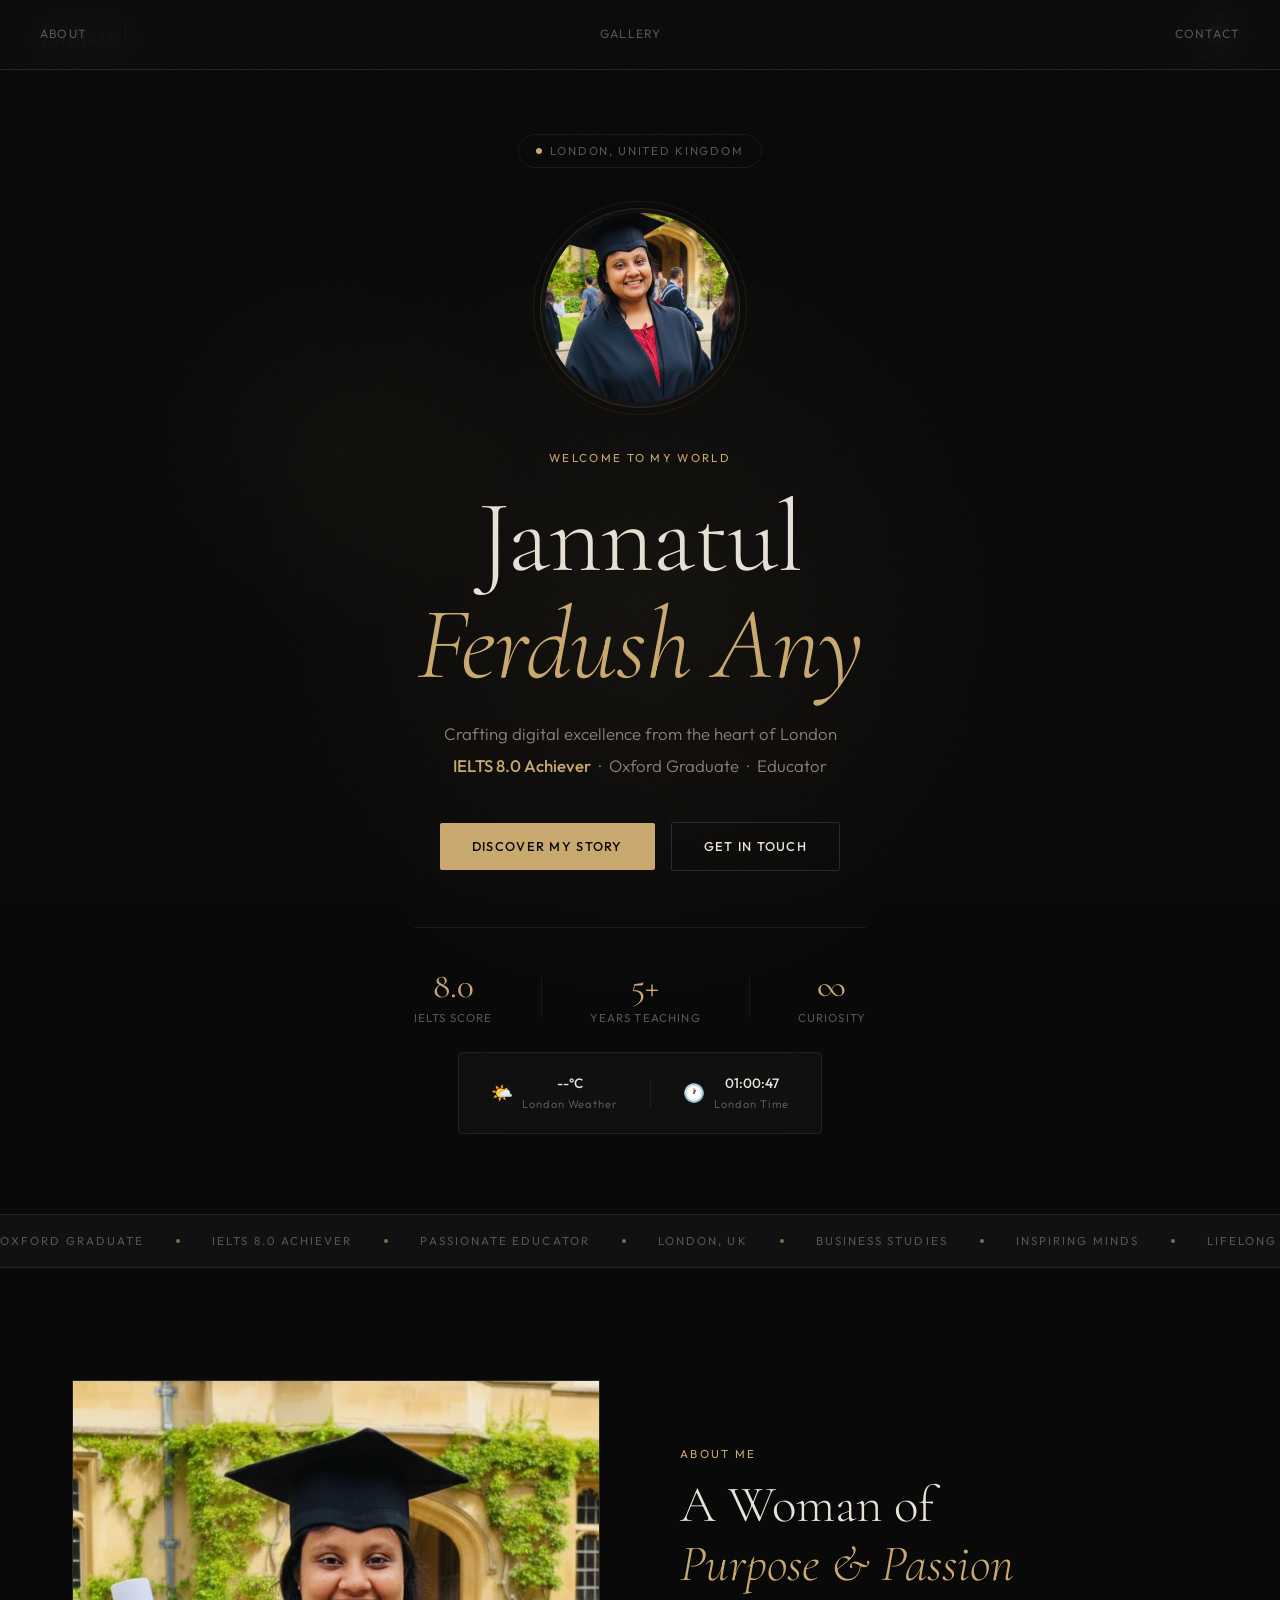
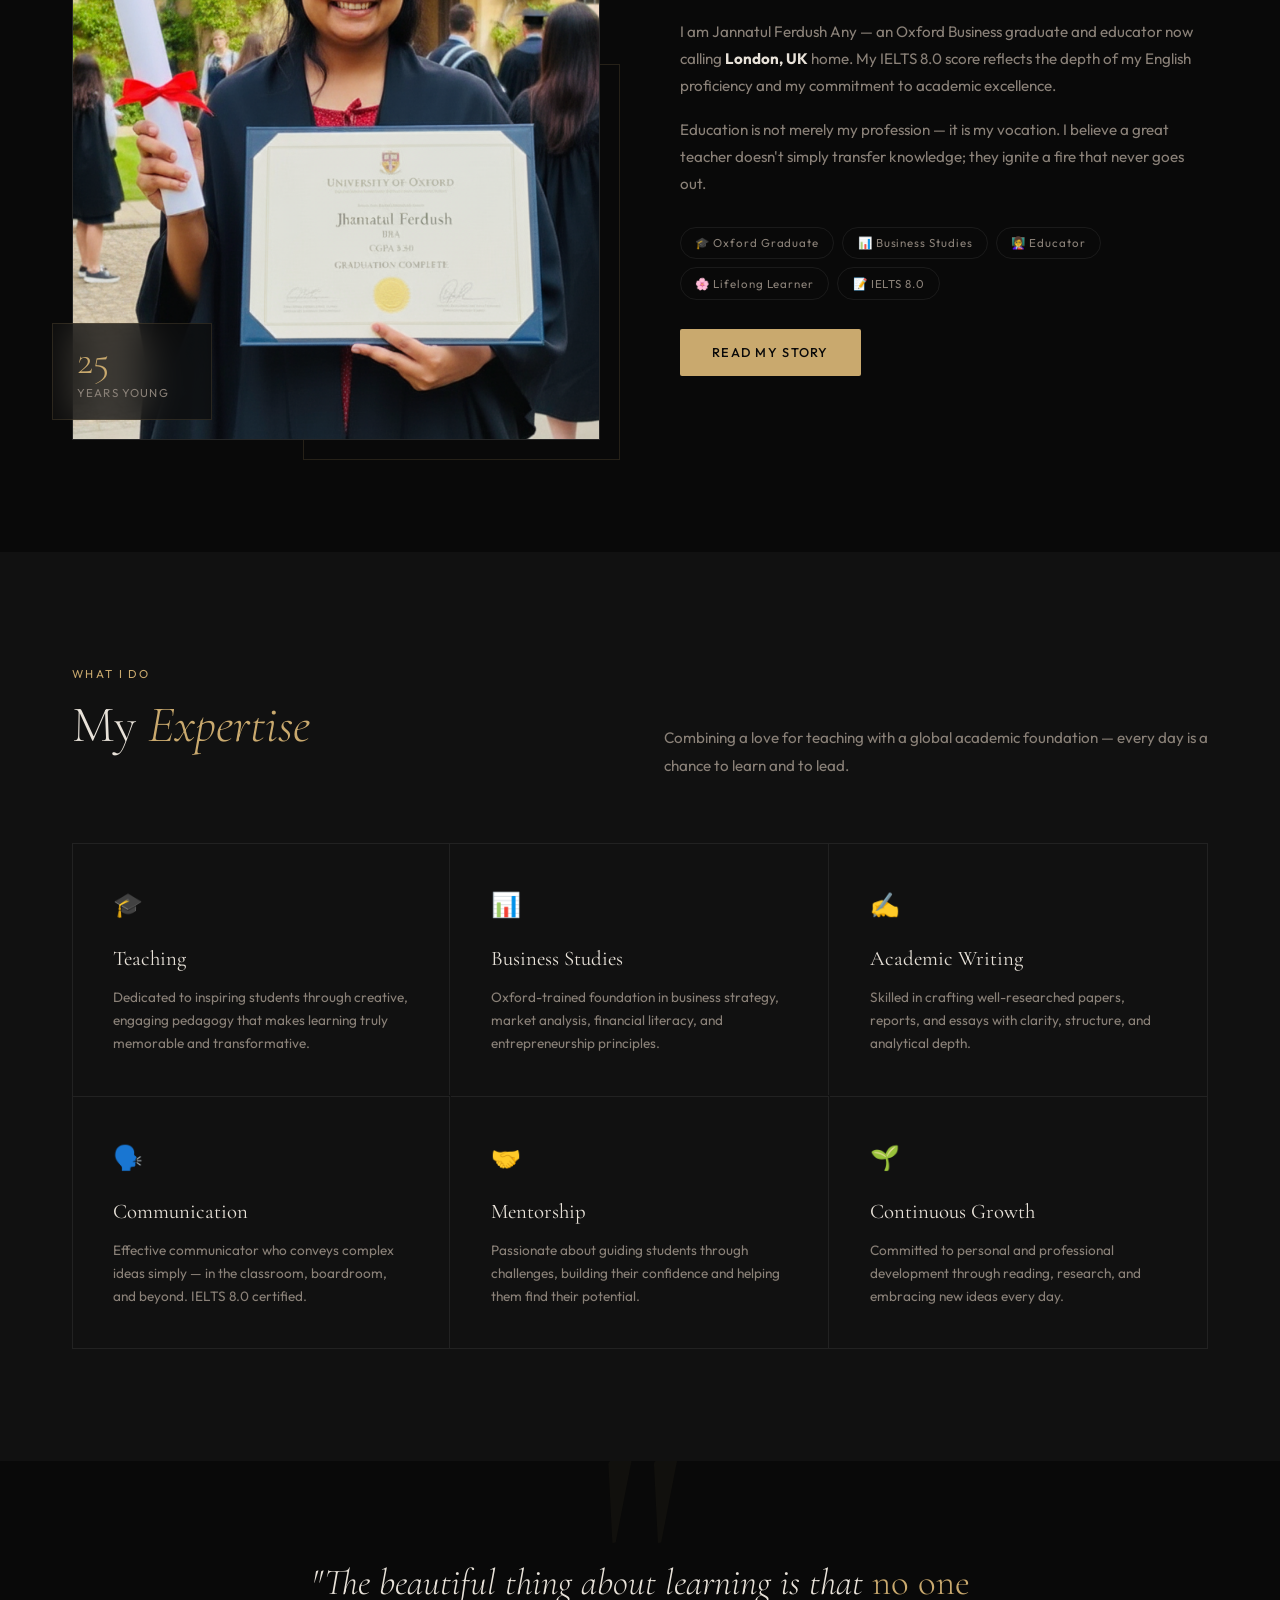
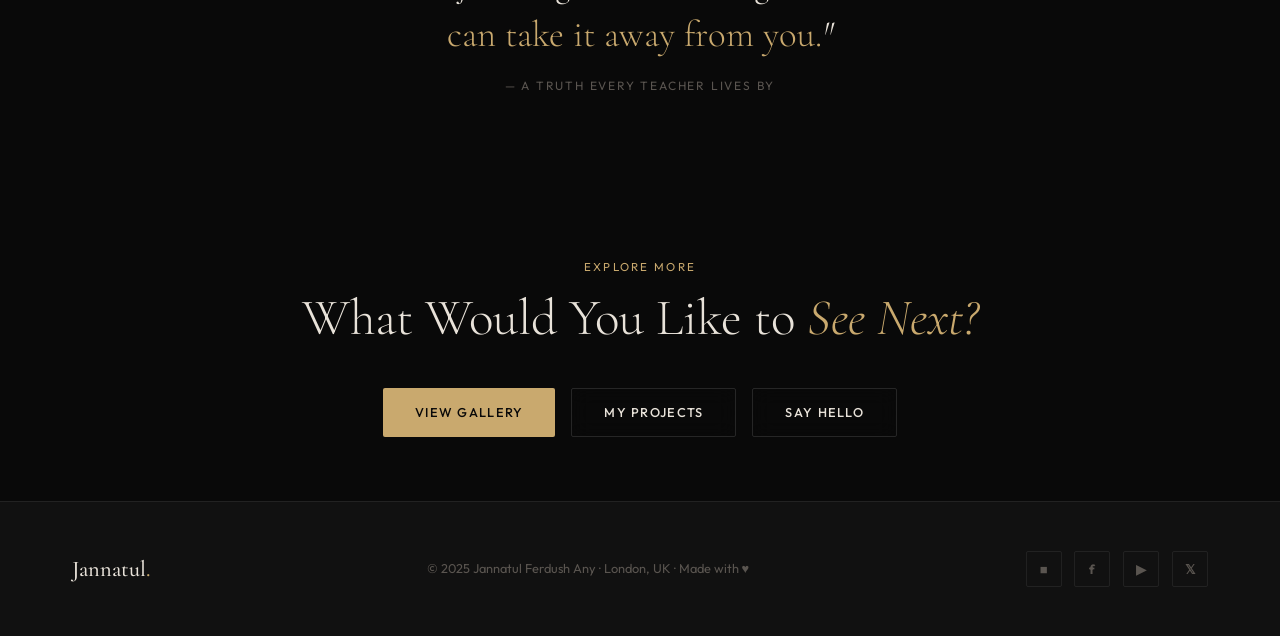
<file: index.html>
<!DOCTYPE html>
<html lang="en" data-theme="dark">
<head>
<meta charset="UTF-8"/>
<meta name="viewport" content="width=device-width,initial-scale=1.0"/>
<title>Jannatul Ferdush Any — London</title>
<meta name="description" content="Personal portfolio of Jannatul Ferdush Any — Oxford Graduate, Educator & IELTS 8.0 Achiever, based in London, UK."/>
<link rel="preconnect" href="https://fonts.googleapis.com"/>
<link rel="preconnect" href="https://fonts.gstatic.com" crossorigin/>
<style>
@import url('https://fonts.googleapis.com/css2?family=Cormorant+Garamond:ital,wght@0,300;0,400;0,500;0,600;1,300;1,400&family=Outfit:wght@300;400;500;600;700&display=swap');

:root {
  --bg: #090909;
  --bg2: #111111;
  --bg3: #161616;
  --surface: rgba(255,255,255,0.03);
  --surface2: rgba(255,255,255,0.06);
  --border: rgba(255,255,255,0.07);
  --border2: rgba(255,255,255,0.12);
  --text: #e8e2d9;
  --text-mid: #8a8178;
  --text-soft: #5a5550;
  --gold: #c9a96e;
  --gold2: #e8c98a;
  --gold-glow: rgba(201,169,110,0.15);
  --glass: rgba(12,12,12,0.75);
  --glass-border: rgba(201,169,110,0.15);
  --radius: 2px;
  --radius-lg: 4px;
  --nav-h: 70px;
  --transition: 0.4s cubic-bezier(0.16,1,0.3,1);
}

[data-theme="light"] {
  --bg: #f5f2ed;
  --bg2: #ede9e2;
  --bg3: #e5e0d8;
  --surface: rgba(0,0,0,0.03);
  --surface2: rgba(0,0,0,0.06);
  --border: rgba(0,0,0,0.08);
  --border2: rgba(0,0,0,0.15);
  --text: #1a1714;
  --text-mid: #6b6258;
  --text-soft: #9a9088;
  --glass: rgba(245,242,237,0.85);
  --glass-border: rgba(201,169,110,0.3);
}

*,*::before,*::after{box-sizing:border-box;margin:0;padding:0}
html{scroll-behavior:smooth;font-size:16px}
body{
  font-family:'Outfit',sans-serif;
  background:var(--bg);
  color:var(--text);
  line-height:1.7;
  overflow-x:hidden;
  transition:background var(--transition),color var(--transition);
}
img{max-width:100%;display:block}
a{color:inherit;text-decoration:none}
button{cursor:pointer;border:none;background:none;font-family:inherit}

.container{max-width:1200px;margin:0 auto;padding:0 2rem}

/* ─── GRAIN OVERLAY ─── */
body::before{
  content:'';
  position:fixed;
  inset:0;
  background-image:url("data:image/svg+xml,%3Csvg viewBox='0 0 256 256' xmlns='http://www.w3.org/2000/svg'%3E%3Cfilter id='noise'%3E%3CfeTurbulence type='fractalNoise' baseFrequency='0.9' numOctaves='4' stitchTiles='stitch'/%3E%3C/filter%3E%3Crect width='100%25' height='100%25' filter='url(%23noise)' opacity='0.04'/%3E%3C/svg%3E");
  pointer-events:none;
  z-index:1000;
  opacity:0.4;
}

/* ─── NAVBAR ─── */
nav{
  position:fixed;
  top:0;left:0;right:0;
  height:var(--nav-h);
  display:flex;
  align-items:center;
  justify-content:space-between;
  padding:0 2.5rem;
  z-index:500;
  backdrop-filter:blur(20px) saturate(180%);
  -webkit-backdrop-filter:blur(20px) saturate(180%);
  background:var(--glass);
  border-bottom:1px solid var(--glass-border);
  transition:background var(--transition);
}

.nav-brand{
  font-family:'Cormorant Garamond',serif;
  font-size:1.6rem;
  font-weight:500;
  letter-spacing:0.02em;
  color:var(--text);
}
.nav-brand span{color:var(--gold)}

.hamburger{
  width:44px;height:44px;
  display:flex;flex-direction:column;
  align-items:center;justify-content:center;
  gap:5px;
  cursor:pointer;
  position:relative;z-index:600;
  background:rgba(255,255,255,0.05);
  backdrop-filter:blur(12px);
  -webkit-backdrop-filter:blur(12px);
  border:1px solid var(--glass-border);
  border-radius:var(--radius-lg);
  transition:border-color 0.3s,background 0.3s;
}
[data-theme="light"] .hamburger{background:rgba(0,0,0,0.05)}
.hamburger:hover{border-color:var(--gold)}
.hamburger span{
  display:block;height:1.5px;width:18px;
  background:var(--text);
  transition:transform 0.4s cubic-bezier(0.16,1,0.3,1),opacity 0.3s,width 0.3s;
  transform-origin:center center;
}
.hamburger span:nth-child(2){width:12px}
.hamburger.open span:nth-child(1){transform:translateY(6.5px) rotate(45deg);width:18px}
.hamburger.open span:nth-child(2){opacity:0}
.hamburger.open span:nth-child(3){transform:translateY(-6.5px) rotate(-45deg);width:18px}

/* ─── DRAWER ─── */
.drawer{
  position:fixed;
  top:0;right:0;
  width:min(380px,100vw);
  height:100vh;
  backdrop-filter:blur(40px) saturate(200%);
  -webkit-backdrop-filter:blur(40px) saturate(200%);
  background:rgba(9,9,9,0.94);
  border-left:1px solid var(--glass-border);
  z-index:550;
  display:flex;
  flex-direction:column;
  justify-content:center;
  padding:4rem 3rem;
  transform:translateX(100%);
  transition:transform 0.55s cubic-bezier(0.16,1,0.3,1);
}
[data-theme="light"] .drawer{background:rgba(245,242,237,0.96)}
.drawer.open{transform:translateX(0)}

.drawer-nav{
  display:flex;flex-direction:column;
  gap:0.2rem;
  margin-bottom:3rem;
}
.drawer-nav a{
  font-family:'Cormorant Garamond',serif;
  font-size:2.6rem;
  font-weight:300;
  color:var(--text-soft);
  line-height:1.2;
  transition:color 0.3s,transform 0.3s;
  transform:translateX(-10px);
  opacity:0;
  padding:0.3rem 0;
  border-bottom:1px solid transparent;
}
.drawer.open .drawer-nav a{
  transform:translateX(0);
  opacity:1;
}
.drawer.open .drawer-nav a:nth-child(1){transition-delay:0.05s}
.drawer.open .drawer-nav a:nth-child(2){transition-delay:0.1s}
.drawer.open .drawer-nav a:nth-child(3){transition-delay:0.15s}
.drawer.open .drawer-nav a:nth-child(4){transition-delay:0.2s}
.drawer.open .drawer-nav a:nth-child(5){transition-delay:0.25s}
.drawer-nav a:hover{color:var(--gold);transform:translateX(6px)}
.drawer-nav a.active{color:var(--text)}

.drawer-divider{
  width:40px;height:1px;
  background:var(--border2);
  margin-bottom:2rem;
}

/* ─── THEME TOGGLE IN DRAWER ─── */
.theme-toggle-wrap{
  display:flex;align-items:center;gap:1rem;
  margin-bottom:2.5rem;
}
.theme-toggle-label{
  font-size:0.75rem;
  letter-spacing:0.12em;
  text-transform:uppercase;
  color:var(--text-soft);
}
.theme-switch{
  position:relative;width:48px;height:26px;
}
.theme-switch input{opacity:0;width:0;height:0}
.theme-switch-slider{
  position:absolute;inset:0;
  background:var(--surface2);
  border:1px solid var(--border2);
  border-radius:13px;
  cursor:pointer;
  transition:background 0.3s;
}
.theme-switch-slider::after{
  content:'';
  position:absolute;
  left:3px;top:50%;
  transform:translateY(-50%);
  width:18px;height:18px;
  background:var(--gold);
  border-radius:50%;
  transition:transform 0.35s cubic-bezier(0.16,1,0.3,1);
}
.theme-switch input:checked + .theme-switch-slider{background:rgba(201,169,110,0.15)}
.theme-switch input:checked + .theme-switch-slider::after{transform:translate(22px,-50%)}

.drawer-socials{
  display:flex;gap:1.2rem;
}
.drawer-socials a{
  width:38px;height:38px;
  display:flex;align-items:center;justify-content:center;
  border:1px solid var(--border);
  border-radius:var(--radius);
  color:var(--text-soft);
  font-size:0.85rem;
  transition:border-color 0.3s,color 0.3s,transform 0.3s;
}
.drawer-socials a:hover{border-color:var(--gold);color:var(--gold);transform:translateY(-3px)}

.drawer-backdrop{
  position:fixed;inset:0;
  background:rgba(0,0,0,0.6);
  z-index:545;
  opacity:0;
  pointer-events:none;
  transition:opacity 0.4s;
}
.drawer-backdrop.open{opacity:1;pointer-events:auto}

/* ─── HERO ─── */
.hero{
  min-height:100vh;
  display:flex;
  flex-direction:column;
  align-items:center;
  justify-content:center;
  padding:calc(var(--nav-h) + 4rem) 2rem 5rem;
  text-align:center;
  position:relative;
  overflow:hidden;
}

.hero-ambient{
  position:absolute;
  width:800px;height:800px;
  border-radius:50%;
  background:radial-gradient(circle,rgba(201,169,110,0.06) 0%,transparent 70%);
  top:50%;left:50%;
  transform:translate(-50%,-50%);
  pointer-events:none;
}
.hero-ambient-2{
  position:absolute;
  width:400px;height:400px;
  border-radius:50%;
  background:radial-gradient(circle,rgba(201,169,110,0.04) 0%,transparent 70%);
  top:20%;left:10%;
  pointer-events:none;
}

.hero-location-badge{
  display:inline-flex;align-items:center;gap:0.5rem;
  font-size:0.72rem;
  letter-spacing:0.16em;
  text-transform:uppercase;
  color:var(--text-soft);
  border:1px solid var(--border);
  border-radius:100px;
  padding:0.4rem 1.1rem;
  margin-bottom:2.5rem;
  backdrop-filter:blur(10px);
  animation:fadeUp 0.8s var(--transition) both;
}
.hero-location-badge .dot{
  width:6px;height:6px;
  background:var(--gold);
  border-radius:50%;
  animation:pulse 2s infinite;
}

.hero-photo-wrap{
  position:relative;
  margin-bottom:2.5rem;
  animation:fadeUp 0.9s var(--transition) 0.1s both;
}
.hero-photo-ring{
  width:200px;height:200px;
  border-radius:50%;
  border:1px solid var(--glass-border);
  padding:4px;
  background:var(--surface);
  backdrop-filter:blur(10px);
  margin:0 auto;
  position:relative;
}
.hero-photo-ring::before{
  content:'';
  position:absolute;inset:-8px;
  border-radius:50%;
  border:1px solid rgba(201,169,110,0.1);
}
.hero-photo{
  width:100%;height:100%;
  border-radius:50%;
  object-fit:cover;
  background:var(--bg3);
}

.hero-eyebrow{
  font-size:0.72rem;
  letter-spacing:0.2em;
  text-transform:uppercase;
  color:var(--gold);
  margin-bottom:1rem;
  animation:fadeUp 1s var(--transition) 0.2s both;
}

.hero-name{
  font-family:'Cormorant Garamond',serif;
  font-size:clamp(3.2rem,8vw,6.5rem);
  font-weight:300;
  line-height:1.05;
  letter-spacing:-0.01em;
  margin-bottom:1.2rem;
  animation:fadeUp 1s var(--transition) 0.3s both;
}
.hero-name em{
  font-style:italic;
  color:var(--gold);
  font-weight:300;
}

.hero-tagline{
  font-size:clamp(0.9rem,2vw,1.05rem);
  color:var(--text-mid);
  font-weight:300;
  max-width:520px;
  margin:0 auto 2.5rem;
  line-height:1.9;
  animation:fadeUp 1s var(--transition) 0.4s both;
}
.hero-tagline strong{color:var(--gold);font-weight:500}

.hero-btns{
  display:flex;align-items:center;justify-content:center;
  gap:1rem;flex-wrap:wrap;
  margin-bottom:3.5rem;
  animation:fadeUp 1s var(--transition) 0.5s both;
}

.hero-stats{
  display:flex;align-items:center;
  gap:3rem;
  border-top:1px solid var(--border);
  padding-top:2.5rem;
  animation:fadeUp 1s var(--transition) 0.6s both;
}
.stat-item{text-align:center}
.stat-num{
  font-family:'Cormorant Garamond',serif;
  font-size:2.2rem;
  font-weight:400;
  color:var(--gold);
  line-height:1;
}
.stat-label{
  font-size:0.72rem;
  letter-spacing:0.1em;
  text-transform:uppercase;
  color:var(--text-soft);
  margin-top:0.3rem;
}
.stat-divider{width:1px;height:40px;background:var(--border)}

/* ─── BUTTONS ─── */
.btn{
  display:inline-flex;align-items:center;justify-content:center;
  gap:0.5rem;
  padding:0.8rem 2rem;
  font-size:0.8rem;
  font-weight:500;
  letter-spacing:0.1em;
  text-transform:uppercase;
  border-radius:var(--radius);
  transition:all 0.3s;
  position:relative;
  overflow:hidden;
}
.btn-primary{
  background:var(--gold);
  color:#090909;
}
.btn-primary:hover{background:var(--gold2);transform:translateY(-2px);box-shadow:0 8px 30px rgba(201,169,110,0.3)}
.btn-ghost{
  border:1px solid var(--border2);
  color:var(--text);
  backdrop-filter:blur(10px);
}
.btn-ghost:hover{border-color:var(--gold);color:var(--gold);transform:translateY(-2px)}

/* ─── MARQUEE ─── */
.marquee-strip{
  border-top:1px solid var(--border);
  border-bottom:1px solid var(--border);
  overflow:hidden;
  padding:1rem 0;
  background:var(--bg2);
}
.marquee-track{
  display:flex;align-items:center;gap:2rem;
  animation:marquee 30s linear infinite;
  width:max-content;
}
.marquee-item{
  display:flex;align-items:center;gap:2rem;
  white-space:nowrap;
  font-size:0.72rem;
  letter-spacing:0.18em;
  text-transform:uppercase;
  color:var(--text-soft);
}
.marquee-dot{
  width:4px;height:4px;
  background:var(--gold);
  border-radius:50%;
  opacity:0.6;
}
@keyframes marquee{from{transform:translateX(0)}to{transform:translateX(-50%)}}

/* ─── SECTIONS ─── */
section{padding:7rem 0}
section.dense{padding:4rem 0}

.section-eyebrow{
  font-size:0.72rem;
  letter-spacing:0.2em;
  text-transform:uppercase;
  color:var(--gold);
  margin-bottom:0.8rem;
  display:block;
}
.section-title{
  font-family:'Cormorant Garamond',serif;
  font-size:clamp(2rem,4vw,3.2rem);
  font-weight:300;
  line-height:1.15;
  margin-bottom:1.5rem;
}
.section-title em{font-style:italic;color:var(--gold);font-weight:300}

/* ─── ABOUT PREVIEW ─── */
.about-grid{
  display:grid;
  grid-template-columns:1fr 1fr;
  gap:5rem;
  align-items:center;
}
.about-img-wrap{position:relative}
.about-img{
  width:100%;
  aspect-ratio:4/5;
  object-fit:cover;
  background:var(--bg3);
  border:1px solid var(--border);
}
.about-img-accent{
  position:absolute;
  bottom:-20px;right:-20px;
  width:60%;height:60%;
  border:1px solid var(--glass-border);
  pointer-events:none;
  z-index:-1;
}
.about-badge{
  position:absolute;
  bottom:20px;left:-20px;
  background:var(--glass);
  backdrop-filter:blur(20px);
  border:1px solid var(--glass-border);
  padding:1rem 1.5rem;
  min-width:160px;
}
.about-badge-num{
  font-family:'Cormorant Garamond',serif;
  font-size:2.5rem;
  font-weight:300;
  color:var(--gold);
  line-height:1;
}
.about-badge-label{
  font-size:0.72rem;
  letter-spacing:0.1em;
  text-transform:uppercase;
  color:var(--text-mid);
  margin-top:0.2rem;
}

.about-pills{display:flex;flex-wrap:wrap;gap:0.5rem;margin:1.8rem 0}
.pill{
  font-size:0.72rem;
  letter-spacing:0.08em;
  border:1px solid var(--border);
  padding:0.35rem 0.9rem;
  color:var(--text-mid);
  border-radius:100px;
  transition:border-color 0.3s,color 0.3s;
}
.pill:hover{border-color:var(--gold);color:var(--gold)}

/* ─── SKILLS ─── */
.skills-section{background:var(--bg2);padding:7rem 0}
.skills-header{
  display:grid;
  grid-template-columns:1fr 1fr;
  gap:3rem;
  margin-bottom:4rem;
  align-items:end;
}
.skills-grid{
  display:grid;
  grid-template-columns:repeat(3,1fr);
  gap:1px;
  border:1px solid var(--border);
}
.skill-card{
  padding:2.5rem;
  border-right:1px solid var(--border);
  transition:background 0.3s;
  position:relative;
  overflow:hidden;
}
.skill-card::before{
  content:'';
  position:absolute;inset:0;
  background:var(--gold-glow);
  opacity:0;
  transition:opacity 0.3s;
}
.skill-card:hover::before{opacity:1}
.skill-card:nth-child(3n){border-right:none}
.skill-card:nth-child(n+4){border-top:1px solid var(--border)}
.skill-icon{
  font-size:1.5rem;
  margin-bottom:1rem;
  display:block;
}
.skill-name{
  font-family:'Cormorant Garamond',serif;
  font-size:1.3rem;
  font-weight:400;
  margin-bottom:0.6rem;
}
.skill-desc{
  font-size:0.85rem;
  color:var(--text-mid);
  line-height:1.7;
}

/* ─── QUOTE ─── */
.quote-section{
  text-align:center;
  padding:6rem 2rem;
  position:relative;
  overflow:hidden;
}
.quote-section::before{
  content:'"';
  font-family:'Cormorant Garamond',serif;
  font-size:20rem;
  color:rgba(201,169,110,0.04);
  position:absolute;
  top:-4rem;left:50%;
  transform:translateX(-50%);
  line-height:1;
  pointer-events:none;
}
.quote-text{
  font-family:'Cormorant Garamond',serif;
  font-size:clamp(1.5rem,3vw,2.3rem);
  font-weight:300;
  font-style:italic;
  max-width:700px;
  margin:0 auto 1rem;
  line-height:1.4;
}
.quote-text em{color:var(--gold);font-style:normal}
.quote-author{
  font-size:0.75rem;
  letter-spacing:0.15em;
  text-transform:uppercase;
  color:var(--text-soft);
}

/* ─── LONDON WIDGET ─── */
.london-widget{
  display:inline-flex;align-items:center;gap:2rem;
  background:var(--surface);
  backdrop-filter:blur(20px);
  border:1px solid var(--border);
  padding:1.2rem 2rem;
  border-radius:var(--radius-lg);
  margin-top:1.5rem;
}
.widget-item{
  display:flex;align-items:center;gap:0.6rem;
  font-size:0.85rem;
}
.widget-item .icon{font-size:1.1rem}
.widget-value{
  font-weight:500;
  color:var(--text);
}
.widget-label{
  font-size:0.7rem;
  color:var(--text-soft);
  letter-spacing:0.08em;
}
.widget-divider{width:1px;height:30px;background:var(--border)}

/* ─── PAGE HERO ─── */
.page-hero{
  padding:calc(var(--nav-h) + 5rem) 2rem 4rem;
  text-align:center;
  position:relative;
  border-bottom:1px solid var(--border);
}
.page-hero::after{
  content:'';
  position:absolute;
  bottom:0;left:50%;
  transform:translateX(-50%);
  width:60px;height:1px;
  background:var(--gold);
}
.page-hero .section-title{margin-bottom:0.8rem}
.page-hero p{color:var(--text-mid);font-size:0.95rem}

/* ─── ABOUT PAGE ─── */
.about-intro{
  display:grid;
  grid-template-columns:1fr 1.4fr;
  gap:5rem;
  align-items:start;
  margin-bottom:6rem;
}
.about-photo{
  width:100%;
  aspect-ratio:3/4;
  object-fit:cover;
  background:var(--bg3);
  border:1px solid var(--border);
}
.info-table{
  margin:2rem 0;
  border:1px solid var(--border);
}
.info-row{
  display:grid;
  grid-template-columns:140px 1fr;
  gap:1rem;
  padding:0.85rem 1.2rem;
  border-bottom:1px solid var(--border);
  font-size:0.875rem;
  line-height:1.5;
}
.info-row:last-child{border-bottom:none}
.info-key{color:var(--text-soft);font-size:0.72rem;letter-spacing:0.08em;text-transform:uppercase;padding-top:0.1rem}

.ielts-badge{
  display:inline-flex;align-items:center;gap:1rem;
  background:linear-gradient(135deg,rgba(201,169,110,0.1),rgba(201,169,110,0.05));
  border:1px solid var(--gold);
  padding:1rem 1.8rem;
  border-radius:var(--radius-lg);
  margin:1.5rem 0;
}
.ielts-score{
  font-family:'Cormorant Garamond',serif;
  font-size:2.5rem;
  font-weight:400;
  color:var(--gold);
  line-height:1;
}
.ielts-label{font-size:0.75rem;letter-spacing:0.1em;text-transform:uppercase;color:var(--text-mid)}
.ielts-desc{font-size:0.8rem;color:var(--text-soft);margin-top:0.2rem}

/* ─── VALUES ─── */
.values-grid{
  display:grid;
  grid-template-columns:repeat(2,1fr);
  gap:1px;
  border:1px solid var(--border);
  margin-top:2rem;
}
.value-card{
  padding:2.5rem;
  border-right:1px solid var(--border);
  transition:background 0.3s;
}
.value-card:nth-child(2n){border-right:none}
.value-card:nth-child(n+3){border-top:1px solid var(--border)}
.value-card:hover{background:var(--surface)}
.value-title{
  font-family:'Cormorant Garamond',serif;
  font-size:1.2rem;
  font-weight:400;
  margin-bottom:0.6rem;
}
.value-desc{font-size:0.85rem;color:var(--text-mid);line-height:1.7}

/* ─── TIMELINE ─── */
.timeline{margin-top:6rem}
.tl-head{
  font-family:'Cormorant Garamond',serif;
  font-size:2rem;
  font-weight:300;
  margin-bottom:3rem;
}
.tl-item{
  display:grid;
  grid-template-columns:80px 1fr;
  gap:2.5rem;
  padding-bottom:3rem;
  position:relative;
}
.tl-item::before{
  content:'';
  position:absolute;
  left:39px;top:8px;bottom:-10px;
  width:1px;
  background:var(--border);
}
.tl-item:last-child::before{display:none}
.tl-year{
  font-family:'Cormorant Garamond',serif;
  font-size:0.85rem;
  color:var(--gold);
  text-align:right;
  padding-top:0.15rem;
  position:relative;
}
.tl-year::after{
  content:'';
  position:absolute;
  right:-14px;top:6px;
  width:8px;height:8px;
  border-radius:50%;
  background:var(--bg);
  border:1px solid var(--gold);
}
.tl-body h4{
  font-family:'Cormorant Garamond',serif;
  font-size:1.1rem;
  font-weight:400;
  margin-bottom:0.4rem;
}
.tl-body p{font-size:0.875rem;color:var(--text-mid);line-height:1.7}

/* ─── GALLERY ─── */
.gallery-grid{
  columns:3;
  column-gap:1px;
}
.gallery-item{
  break-inside:avoid;
  margin-bottom:1px;
  position:relative;
  overflow:hidden;
  cursor:pointer;
}
.gallery-item img{
  width:100%;
  display:block;
  transition:transform 0.6s cubic-bezier(0.16,1,0.3,1);
  background:var(--bg3);
}
.gallery-item:hover img{transform:scale(1.05)}
.gallery-overlay{
  position:absolute;inset:0;
  background:linear-gradient(to top,rgba(9,9,9,0.7),transparent);
  opacity:0;
  transition:opacity 0.3s;
  display:flex;align-items:flex-end;
  padding:1.5rem;
}
.gallery-item:hover .gallery-overlay{opacity:1}
.gallery-overlay-text{
  font-size:0.8rem;
  letter-spacing:0.08em;
  color:var(--text);
}

.lightbox{
  position:fixed;inset:0;
  background:rgba(0,0,0,0.95);
  z-index:900;
  display:flex;align-items:center;justify-content:center;
  opacity:0;pointer-events:none;
  transition:opacity 0.3s;
}
.lightbox.open{opacity:1;pointer-events:auto}
.lightbox img{max-width:90vw;max-height:85vh;object-fit:contain}
.lightbox-close{
  position:absolute;top:2rem;right:2rem;
  font-size:1.5rem;color:var(--text);
  cursor:pointer;
  width:44px;height:44px;
  display:flex;align-items:center;justify-content:center;
  border:1px solid var(--border);
  transition:border-color 0.3s;
}
.lightbox-close:hover{border-color:var(--gold)}

/* ─── PROJECTS ─── */
.projects-grid{
  display:grid;
  grid-template-columns:repeat(3,1fr);
  gap:1px;
  border:1px solid var(--border);
}
.project-card{
  padding:2.5rem;
  border-right:1px solid var(--border);
  transition:background 0.3s;
  position:relative;
  overflow:hidden;
}
.project-card:nth-child(3n){border-right:none}
.project-card:nth-child(n+4){border-top:1px solid var(--border)}
.project-card.featured{
  grid-column:1 / -1;
  border-top:none;
  border-right:none;
  display:grid;
  grid-template-columns:1fr 1fr;
  gap:3rem;
  align-items:center;
  padding:3.5rem;
  border-bottom:1px solid var(--border);
  background:var(--surface);
}
.project-card:hover{background:var(--surface)}
.project-card.featured:hover{background:var(--surface2)}

.project-img{
  width:100%;
  aspect-ratio:16/9;
  object-fit:cover;
  background:var(--bg3);
  border:1px solid var(--border);
  margin-bottom:1.5rem;
  transition:transform 0.5s;
}
.project-card.featured .project-img{
  aspect-ratio:4/3;
  margin-bottom:0;
}
.project-card:hover .project-img{transform:scale(1.02)}

.p-star{
  font-size:0.65rem;
  letter-spacing:0.15em;
  text-transform:uppercase;
  color:var(--gold);
  margin-bottom:0.5rem;
  display:block;
}
.project-title{
  font-family:'Cormorant Garamond',serif;
  font-size:1.25rem;
  font-weight:400;
  margin-bottom:0.7rem;
  line-height:1.3;
}
.project-desc{font-size:0.85rem;color:var(--text-mid);line-height:1.7;margin-bottom:1.2rem}
.project-chips{display:flex;flex-wrap:wrap;gap:0.4rem;margin-bottom:1.2rem}
.chip{
  font-size:0.68rem;
  letter-spacing:0.06em;
  text-transform:uppercase;
  border:1px solid var(--border);
  padding:0.25rem 0.7rem;
  color:var(--text-soft);
}
.project-link{
  font-size:0.75rem;
  letter-spacing:0.1em;
  text-transform:uppercase;
  color:var(--gold);
  border-bottom:1px solid rgba(201,169,110,0.3);
  padding-bottom:0.1rem;
  transition:border-color 0.3s;
}
.project-link:hover{border-color:var(--gold)}

/* ─── CONTACT ─── */
.contact-layout{
  display:grid;
  grid-template-columns:1fr 1.2fr;
  gap:5rem;
  align-items:start;
}
.status-pill{
  display:inline-flex;align-items:center;gap:0.5rem;
  font-size:0.75rem;
  letter-spacing:0.1em;
  text-transform:uppercase;
  border:1px solid rgba(100,220,100,0.3);
  color:rgba(100,220,100,0.8);
  padding:0.4rem 1rem;
  border-radius:100px;
  margin-bottom:2rem;
}
.status-dot{
  width:6px;height:6px;
  background:rgba(100,220,100,0.8);
  border-radius:50%;
  animation:pulse 2s infinite;
}
.c-details{display:flex;flex-direction:column;gap:0}
.c-row{
  display:flex;align-items:flex-start;gap:1rem;
  padding:1rem 0;
  border-bottom:1px solid var(--border);
}
.c-icon{font-size:1rem;min-width:24px;margin-top:0.1rem}
.c-label{font-size:0.7rem;letter-spacing:0.1em;text-transform:uppercase;color:var(--text-soft);margin-bottom:0.15rem}
.c-val{font-size:0.9rem}
.c-val a{color:var(--gold)}

.social-heading{
  font-size:0.72rem;
  letter-spacing:0.15em;
  text-transform:uppercase;
  color:var(--text-soft);
  margin:2rem 0 1rem;
}
.social-grid{display:grid;grid-template-columns:1fr 1fr;gap:0.5rem;margin-bottom:1.5rem}
.social-card{
  display:flex;align-items:center;gap:0.8rem;
  padding:0.9rem 1rem;
  border:1px solid var(--border);
  transition:border-color 0.3s,background 0.3s,transform 0.3s;
}
.social-card:hover{border-color:var(--gold);background:var(--surface);transform:translateY(-2px)}
.s-icon{
  width:32px;height:32px;
  display:flex;align-items:center;justify-content:center;
  font-size:0.85rem;
  font-weight:700;
  font-style:normal;
  border:1px solid var(--border);
  flex-shrink:0;
  color:var(--text);
}
.s-ig{color:#e1306c;border-color:rgba(225,48,108,0.3)}
.s-fb{color:#1877f2;border-color:rgba(24,119,242,0.3)}
.s-yt{color:#ff0000;border-color:rgba(255,0,0,0.3)}
.s-x{color:var(--text);border-color:var(--border)}
.s-em{color:var(--gold);border-color:var(--glass-border)}
.s-name{font-size:0.82rem;font-weight:500}
.s-handle{font-size:0.72rem;color:var(--text-soft)}

.contact-form{display:flex;flex-direction:column;gap:1.2rem}
.form-row{display:grid;grid-template-columns:1fr 1fr;gap:1rem}
.form-group{display:flex;flex-direction:column;gap:0.4rem}
.form-group label{
  font-size:0.72rem;
  letter-spacing:0.1em;
  text-transform:uppercase;
  color:var(--text-soft);
}
.form-group input,
.form-group textarea{
  background:var(--surface);
  border:1px solid var(--border);
  color:var(--text);
  font-family:'Outfit',sans-serif;
  font-size:0.9rem;
  padding:0.85rem 1rem;
  border-radius:var(--radius);
  transition:border-color 0.3s,background 0.3s;
  outline:none;
}
.form-group input:focus,
.form-group textarea:focus{border-color:var(--gold);background:var(--surface2)}
.form-group textarea{min-height:140px;resize:vertical}
.form-submit{
  background:var(--gold);
  color:#090909;
  padding:0.95rem;
  font-size:0.8rem;
  font-weight:600;
  letter-spacing:0.12em;
  text-transform:uppercase;
  border-radius:var(--radius);
  transition:background 0.3s,transform 0.3s,box-shadow 0.3s;
}
.form-submit:hover{background:var(--gold2);transform:translateY(-2px);box-shadow:0 8px 30px rgba(201,169,110,0.3)}

/* ─── FOOTER ─── */
footer{
  border-top:1px solid var(--border);
  padding:3rem 0;
  background:var(--bg2);
}
.footer-inner{
  display:flex;align-items:center;justify-content:space-between;
  flex-wrap:wrap;gap:1.5rem;
}
.footer-brand{
  font-family:'Cormorant Garamond',serif;
  font-size:1.4rem;
  font-weight:500;
}
.footer-brand span{color:var(--gold)}
.footer-copy{font-size:0.8rem;color:var(--text-soft)}
.footer-socials{display:flex;gap:0.8rem}
.footer-socials a{
  width:36px;height:36px;
  display:flex;align-items:center;justify-content:center;
  border:1px solid var(--border);
  border-radius:var(--radius);
  font-size:0.82rem;
  font-style:normal;
  font-weight:700;
  color:var(--text-soft);
  transition:border-color 0.3s,color 0.3s,transform 0.3s;
}
.footer-socials a:hover{transform:translateY(-3px)}
.footer-socials .s-ig:hover{border-color:rgba(225,48,108,0.6);color:#e1306c}
.footer-socials .s-fb:hover{border-color:rgba(24,119,242,0.6);color:#1877f2}
.footer-socials .s-yt:hover{border-color:rgba(255,0,0,0.5);color:#ff0000}
.footer-socials .s-x:hover{border-color:var(--border2);color:var(--text)}
.footer-nav{display:flex;gap:1.5rem}
.footer-nav a{
  font-size:0.75rem;
  letter-spacing:0.1em;
  text-transform:uppercase;
  color:var(--text-soft);
  transition:color 0.3s;
}
.footer-nav a:hover{color:var(--gold)}

/* ─── REVEAL ANIMATIONS ─── */
.reveal{
  opacity:0;
  transform:translateY(30px);
  transition:opacity 0.8s var(--transition),transform 0.8s var(--transition);
}
.reveal.visible{opacity:1;transform:translateY(0)}

@keyframes fadeUp{
  from{opacity:0;transform:translateY(24px)}
  to{opacity:1;transform:translateY(0)}
}
@keyframes pulse{
  0%,100%{opacity:1}
  50%{opacity:0.4}
}

/* ─── RESPONSIVE ─── */
@media(max-width:900px){
  .about-grid,.about-intro{grid-template-columns:1fr}
  .skills-grid{grid-template-columns:repeat(2,1fr)}
  .skill-card:nth-child(3n){border-right:1px solid var(--border)}
  .skill-card:nth-child(2n){border-right:none}
  .projects-grid{grid-template-columns:1fr}
  .project-card.featured{grid-template-columns:1fr}
  .project-card,
  .project-card:nth-child(3n),
  .project-card:nth-child(n+4){border-right:none;border-top:1px solid var(--border)}
  .project-card:first-child{border-top:none}
  .contact-layout{grid-template-columns:1fr}
  .skills-header{grid-template-columns:1fr}
  .values-grid{grid-template-columns:1fr}
  .value-card{border-right:none!important}
  .gallery-grid{columns:2}
  .form-row{grid-template-columns:1fr}
}
@media(max-width:600px){
  .container{padding:0 1.2rem}
  .hero-stats{gap:1.5rem}
  .gallery-grid{columns:1}
  .about-badge{display:none}
  .footer-inner{flex-direction:column;text-align:center}
  .footer-nav{flex-wrap:wrap;justify-content:center}
  section{padding:4rem 0}
  .info-row{grid-template-columns:100px 1fr}
}

</style>
</head>
<body>

<div class="drawer-backdrop"></div>

<nav>
  <a class="nav-brand" href="index.html">Jannatul<span>.</span></a>
  <div class="hamburger" role="button" aria-label="Toggle menu">
    <span></span><span></span><span></span>
  </div>
</nav>

<aside class="drawer" aria-label="Navigation menu">
  <nav class="drawer-nav">
    <a href="index.html">Home</a>
    <a href="about.html">About</a>
    <a href="gallery.html">Gallery</a>
    <a href="project.html">Projects</a>
    <a href="contact.html">Contact</a>
  </nav>
  <div class="drawer-divider"></div>
  <div class="theme-toggle-wrap">
    <span class="theme-toggle-label">Light Mode</span>
    <label class="theme-switch">
      <input type="checkbox" id="themeToggle"/>
      <span class="theme-switch-slider"></span>
    </label>
  </div>
  <div class="drawer-socials">
    <a href="https://www.instagram.com/jannatulferdushany052" target="_blank" rel="noopener" aria-label="Instagram"><i class="s-ig" style="font-style:normal;font-weight:700;font-size:0.85rem;">&#9632;</i></a>
    <a href="#" target="_blank" rel="noopener" aria-label="Facebook"><i style="font-style:normal;font-weight:700;font-size:0.85rem;">f</i></a>
    <a href="#" target="_blank" rel="noopener" aria-label="YouTube"><i style="font-style:normal;font-weight:700;font-size:0.85rem;">▶</i></a>
    <a href="#" target="_blank" rel="noopener" aria-label="X / Twitter"><i style="font-style:normal;font-weight:700;font-size:0.85rem;">𝕏</i></a>
  </div>
</aside>

<header class="hero">
  <div class="hero-ambient"></div>
  <div class="hero-ambient-2"></div>

  <div class="hero-location-badge">
    <span class="dot"></span>
    London, United Kingdom
  </div>

  <div class="hero-photo-wrap">
    <div class="hero-photo-ring">
      <img class="hero-photo" src="jan_profile.jpg" alt="Jannatul Ferdush Any" loading="eager" onerror="this.style.background='var(--bg3)'"/>
    </div>
  </div>

  <div class="hero-eyebrow">Welcome to my world</div>

  <h1 class="hero-name">
    Jannatul<br><em>Ferdush Any</em>
  </h1>

  <p class="hero-tagline">
    Crafting digital excellence from the heart of London<br>
    <strong>IELTS 8.0 Achiever</strong> &nbsp;·&nbsp; Oxford Graduate &nbsp;·&nbsp; Educator
  </p>

  <div class="hero-btns">
    <a href="about.html" class="btn btn-primary">Discover My Story</a>
    <a href="contact.html" class="btn btn-ghost">Get In Touch</a>
  </div>

  <div class="hero-stats">
    <div class="stat-item">
      <div class="stat-num">8.0</div>
      <div class="stat-label">IELTS Score</div>
    </div>
    <div class="stat-divider"></div>
    <div class="stat-item">
      <div class="stat-num">5+</div>
      <div class="stat-label">Years Teaching</div>
    </div>
    <div class="stat-divider"></div>
    <div class="stat-item">
      <div class="stat-num">∞</div>
      <div class="stat-label">Curiosity</div>
    </div>
  </div>

  <div class="london-widget">
    <div class="widget-item">
      <span class="icon" id="londonWeatherIcon">🌤️</span>
      <div>
        <div class="widget-value" id="londonWeather">--°C</div>
        <div class="widget-label">London Weather</div>
      </div>
    </div>
    <div class="widget-divider"></div>
    <div class="widget-item">
      <span class="icon">🕐</span>
      <div>
        <div class="widget-value" id="londonClock">--:--:--</div>
        <div class="widget-label">London Time</div>
      </div>
    </div>
  </div>
</header>

<div class="marquee-strip">
  <div class="marquee-track">
    <div class="marquee-item"><span>Oxford Graduate</span><div class="marquee-dot"></div></div>
    <div class="marquee-item"><span>IELTS 8.0 Achiever</span><div class="marquee-dot"></div></div>
    <div class="marquee-item"><span>Passionate Educator</span><div class="marquee-dot"></div></div>
    <div class="marquee-item"><span>London, UK</span><div class="marquee-dot"></div></div>
    <div class="marquee-item"><span>Business Studies</span><div class="marquee-dot"></div></div>
    <div class="marquee-item"><span>Inspiring Minds</span><div class="marquee-dot"></div></div>
    <div class="marquee-item"><span>Lifelong Learner</span><div class="marquee-dot"></div></div>
    <div class="marquee-item"><span>Oxford Graduate</span><div class="marquee-dot"></div></div>
    <div class="marquee-item"><span>IELTS 8.0 Achiever</span><div class="marquee-dot"></div></div>
    <div class="marquee-item"><span>Passionate Educator</span><div class="marquee-dot"></div></div>
    <div class="marquee-item"><span>London, UK</span><div class="marquee-dot"></div></div>
    <div class="marquee-item"><span>Business Studies</span><div class="marquee-dot"></div></div>
    <div class="marquee-item"><span>Inspiring Minds</span><div class="marquee-dot"></div></div>
    <div class="marquee-item"><span>Lifelong Learner</span><div class="marquee-dot"></div></div>
  </div>
</div>

<section>
  <div class="container">
    <div class="about-grid">

      <div class="about-img-wrap reveal">
        <img class="about-img" src="jan_about.jpg" alt="Jannatul Ferdush Any" loading="lazy" onerror="this.style.background='var(--bg3)'"/>
        <div class="about-img-accent"></div>
        <div class="about-badge">
          <div class="about-badge-num">25</div>
          <div class="about-badge-label">Years Young</div>
        </div>
      </div>

      <div class="reveal">
        <span class="section-eyebrow">About Me</span>
        <h2 class="section-title">A Woman of<br><em>Purpose &amp; Passion</em></h2>
        <p style="font-size:0.95rem;color:var(--text-mid);line-height:1.8;margin-bottom:1rem;">
          I am Jannatul Ferdush Any — an Oxford Business graduate and educator now calling
          <strong style="color:var(--text);">London, UK</strong> home. My IELTS 8.0 score reflects the depth of
          my English proficiency and my commitment to academic excellence.
        </p>
        <p style="font-size:0.95rem;color:var(--text-mid);line-height:1.8;">
          Education is not merely my profession — it is my vocation. I believe a great teacher
          doesn't simply transfer knowledge; they ignite a fire that never goes out.
        </p>
        <div class="about-pills">
          <span class="pill">🎓 Oxford Graduate</span>
          <span class="pill">📊 Business Studies</span>
          <span class="pill">👩‍🏫 Educator</span>
          <span class="pill">🌸 Lifelong Learner</span>
          <span class="pill">📝 IELTS 8.0</span>
        </div>
        <a href="about.html" class="btn btn-primary">Read My Story</a>
      </div>

    </div>
  </div>
</section>

<div class="skills-section">
  <div class="container">
    <div class="skills-header">
      <div>
        <span class="section-eyebrow">What I Do</span>
        <h2 class="section-title">My <em>Expertise</em></h2>
      </div>
      <p style="color:var(--text-mid);font-size:0.95rem;line-height:1.8;">
        Combining a love for teaching with a global academic foundation — every day is a chance to learn and to lead.
      </p>
    </div>
    <div class="skills-grid">
      <div class="skill-card reveal">
        <span class="skill-icon">🎓</span>
        <div class="skill-name">Teaching</div>
        <p class="skill-desc">Dedicated to inspiring students through creative, engaging pedagogy that makes learning truly memorable and transformative.</p>
      </div>
      <div class="skill-card reveal">
        <span class="skill-icon">📊</span>
        <div class="skill-name">Business Studies</div>
        <p class="skill-desc">Oxford-trained foundation in business strategy, market analysis, financial literacy, and entrepreneurship principles.</p>
      </div>
      <div class="skill-card reveal">
        <span class="skill-icon">✍️</span>
        <div class="skill-name">Academic Writing</div>
        <p class="skill-desc">Skilled in crafting well-researched papers, reports, and essays with clarity, structure, and analytical depth.</p>
      </div>
      <div class="skill-card reveal">
        <span class="skill-icon">🗣️</span>
        <div class="skill-name">Communication</div>
        <p class="skill-desc">Effective communicator who conveys complex ideas simply — in the classroom, boardroom, and beyond. IELTS 8.0 certified.</p>
      </div>
      <div class="skill-card reveal">
        <span class="skill-icon">🤝</span>
        <div class="skill-name">Mentorship</div>
        <p class="skill-desc">Passionate about guiding students through challenges, building their confidence and helping them find their potential.</p>
      </div>
      <div class="skill-card reveal">
        <span class="skill-icon">🌱</span>
        <div class="skill-name">Continuous Growth</div>
        <p class="skill-desc">Committed to personal and professional development through reading, research, and embracing new ideas every day.</p>
      </div>
    </div>
  </div>
</div>

<div class="quote-section">
  <p class="quote-text">"The beautiful thing about learning is that <em>no one can take it away from you.</em>"</p>
  <p class="quote-author">— A truth every teacher lives by</p>
</div>

<section class="dense">
  <div class="container" style="text-align:center;">
    <span class="section-eyebrow" style="display:block;text-align:center;">Explore More</span>
    <h2 class="section-title" style="margin-bottom:2.5rem;">What Would You Like to <em>See Next?</em></h2>
    <div style="display:flex;justify-content:center;gap:1rem;flex-wrap:wrap;">
      <a href="gallery.html" class="btn btn-primary">View Gallery</a>
      <a href="project.html" class="btn btn-ghost">My Projects</a>
      <a href="contact.html" class="btn btn-ghost">Say Hello</a>
    </div>
  </div>
</section>

<footer>
  <div class="container">
    <div class="footer-inner">
      <div class="footer-brand">Jannatul<span>.</span></div>
      <p class="footer-copy">© 2025 Jannatul Ferdush Any · London, UK · Made with ♥</p>
      <div class="footer-socials">
        <a href="https://www.instagram.com/jannatulferdushany052" target="_blank" rel="noopener" class="s-ig" aria-label="Instagram"><i style="font-style:normal;">&#9632;</i></a>
        <a href="#" target="_blank" rel="noopener" class="s-fb" aria-label="Facebook"><i style="font-style:normal;">f</i></a>
        <a href="#" target="_blank" rel="noopener" class="s-yt" aria-label="YouTube"><i style="font-style:normal;">▶</i></a>
        <a href="#" target="_blank" rel="noopener" class="s-x" aria-label="X/Twitter"><i style="font-style:normal;">𝕏</i></a>
      </div>
      <nav class="footer-nav">
        <a href="about.html">About</a>
        <a href="gallery.html">Gallery</a>
        <a href="contact.html">Contact</a>
      </nav>
    </div>
  </div>
</footer>

<script>
(() => {
  const hamburger = document.querySelector('.hamburger');
  const drawer = document.querySelector('.drawer');
  const backdrop = document.querySelector('.drawer-backdrop');

  function openDrawer() {
    hamburger.classList.add('open');
    drawer.classList.add('open');
    backdrop.classList.add('open');
    document.body.style.overflow = 'hidden';
  }

  function closeDrawer() {
    hamburger.classList.remove('open');
    drawer.classList.remove('open');
    backdrop.classList.remove('open');
    document.body.style.overflow = '';
  }

  hamburger?.addEventListener('click', () => {
    drawer.classList.contains('open') ? closeDrawer() : openDrawer();
  });
  backdrop?.addEventListener('click', closeDrawer);
  document.querySelectorAll('.drawer-nav a').forEach(a => {
    a.addEventListener('click', closeDrawer);
  });

  const themeInput = document.getElementById('themeToggle');
  const savedTheme = localStorage.getItem('theme') || 'dark';
  document.documentElement.dataset.theme = savedTheme;
  if (themeInput) themeInput.checked = savedTheme === 'light';

  themeInput?.addEventListener('change', () => {
    const t = themeInput.checked ? 'light' : 'dark';
    document.documentElement.dataset.theme = t;
    localStorage.setItem('theme', t);
  });

  const reveals = document.querySelectorAll('.reveal');
  const ro = new IntersectionObserver(
    entries => entries.forEach(e => {
      if (e.isIntersecting) { e.target.classList.add('visible'); ro.unobserve(e.target); }
    }),
    { threshold: 0.12 }
  );
  reveals.forEach(el => ro.observe(el));

  function padTwo(n) { return String(n).padStart(2, '0'); }

  function updateClock() {
    const el = document.getElementById('londonClock');
    if (!el) return;
    const now = new Date();
    const lon = new Date(now.toLocaleString('en-US', { timeZone: 'Europe/London' }));
    const h = padTwo(lon.getHours());
    const m = padTwo(lon.getMinutes());
    const s = padTwo(lon.getSeconds());
    el.textContent = `${h}:${m}:${s}`;
  }

  updateClock();
  setInterval(updateClock, 1000);

  async function fetchWeather() {
    const el = document.getElementById('londonWeather');
    const iconEl = document.getElementById('londonWeatherIcon');
    if (!el) return;
    try {
      const r = await fetch('https://wttr.in/London?format=j1');
      const d = await r.json();
      const c = d.current_condition[0];
      const temp = c.temp_C;
      const desc = c.weatherDesc[0].value;
      el.textContent = `${temp}°C`;
      if (iconEl) iconEl.textContent = getWeatherEmoji(parseInt(c.weatherCode));
    } catch {
      el.textContent = '--°C';
    }
  }

  function getWeatherEmoji(code) {
    if (code === 113) return '☀️';
    if (code <= 116) return '⛅';
    if (code <= 122) return '☁️';
    if (code <= 143) return '🌫️';
    if (code <= 185) return '🌦️';
    if (code <= 200) return '⛈️';
    if (code <= 227) return '🌨️';
    if (code <= 260) return '🌫️';
    if (code <= 296) return '🌧️';
    if (code <= 315) return '🌨️';
    if (code <= 353) return '🌧️';
    return '🌩️';
  }

  fetchWeather();

  const active = window.location.pathname.split('/').pop() || 'index.html';
  document.querySelectorAll('.drawer-nav a').forEach(a => {
    const href = a.getAttribute('href');
    if (href === active || (active === '' && href === 'index.html')) {
      a.classList.add('active');
    }
  });

  const lightbox = document.getElementById('lightbox');
  const lightboxImg = document.getElementById('lightboxImg');

  document.querySelectorAll('.gallery-item').forEach(item => {
    item.addEventListener('click', () => {
      const img = item.querySelector('img');
      if (!img || !lightbox) return;
      lightboxImg.src = img.src;
      lightbox.classList.add('open');
      document.body.style.overflow = 'hidden';
    });
  });

  document.getElementById('lightboxClose')?.addEventListener('click', () => {
    lightbox.classList.remove('open');
    document.body.style.overflow = '';
  });

  lightbox?.addEventListener('click', e => {
    if (e.target === lightbox) {
      lightbox.classList.remove('open');
      document.body.style.overflow = '';
    }
  });
})();

</script>
</body>
</html>
</file>
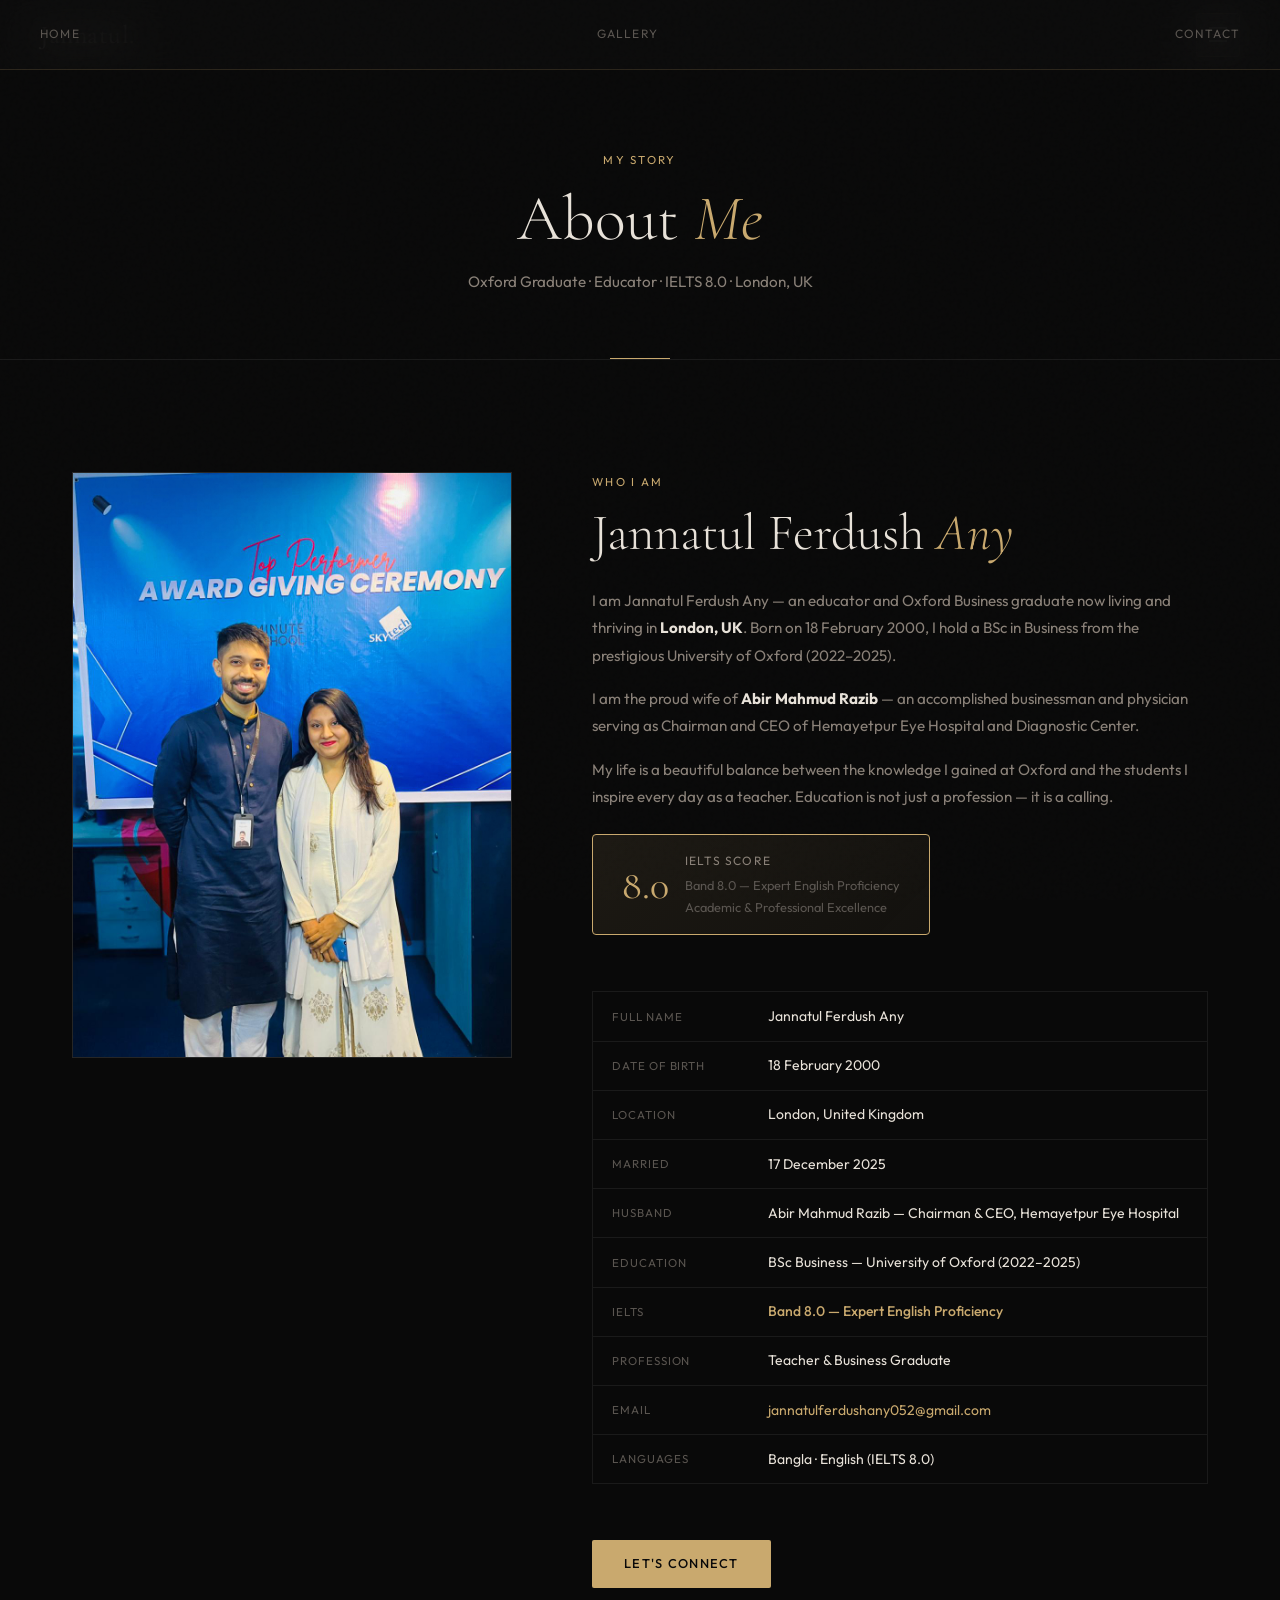
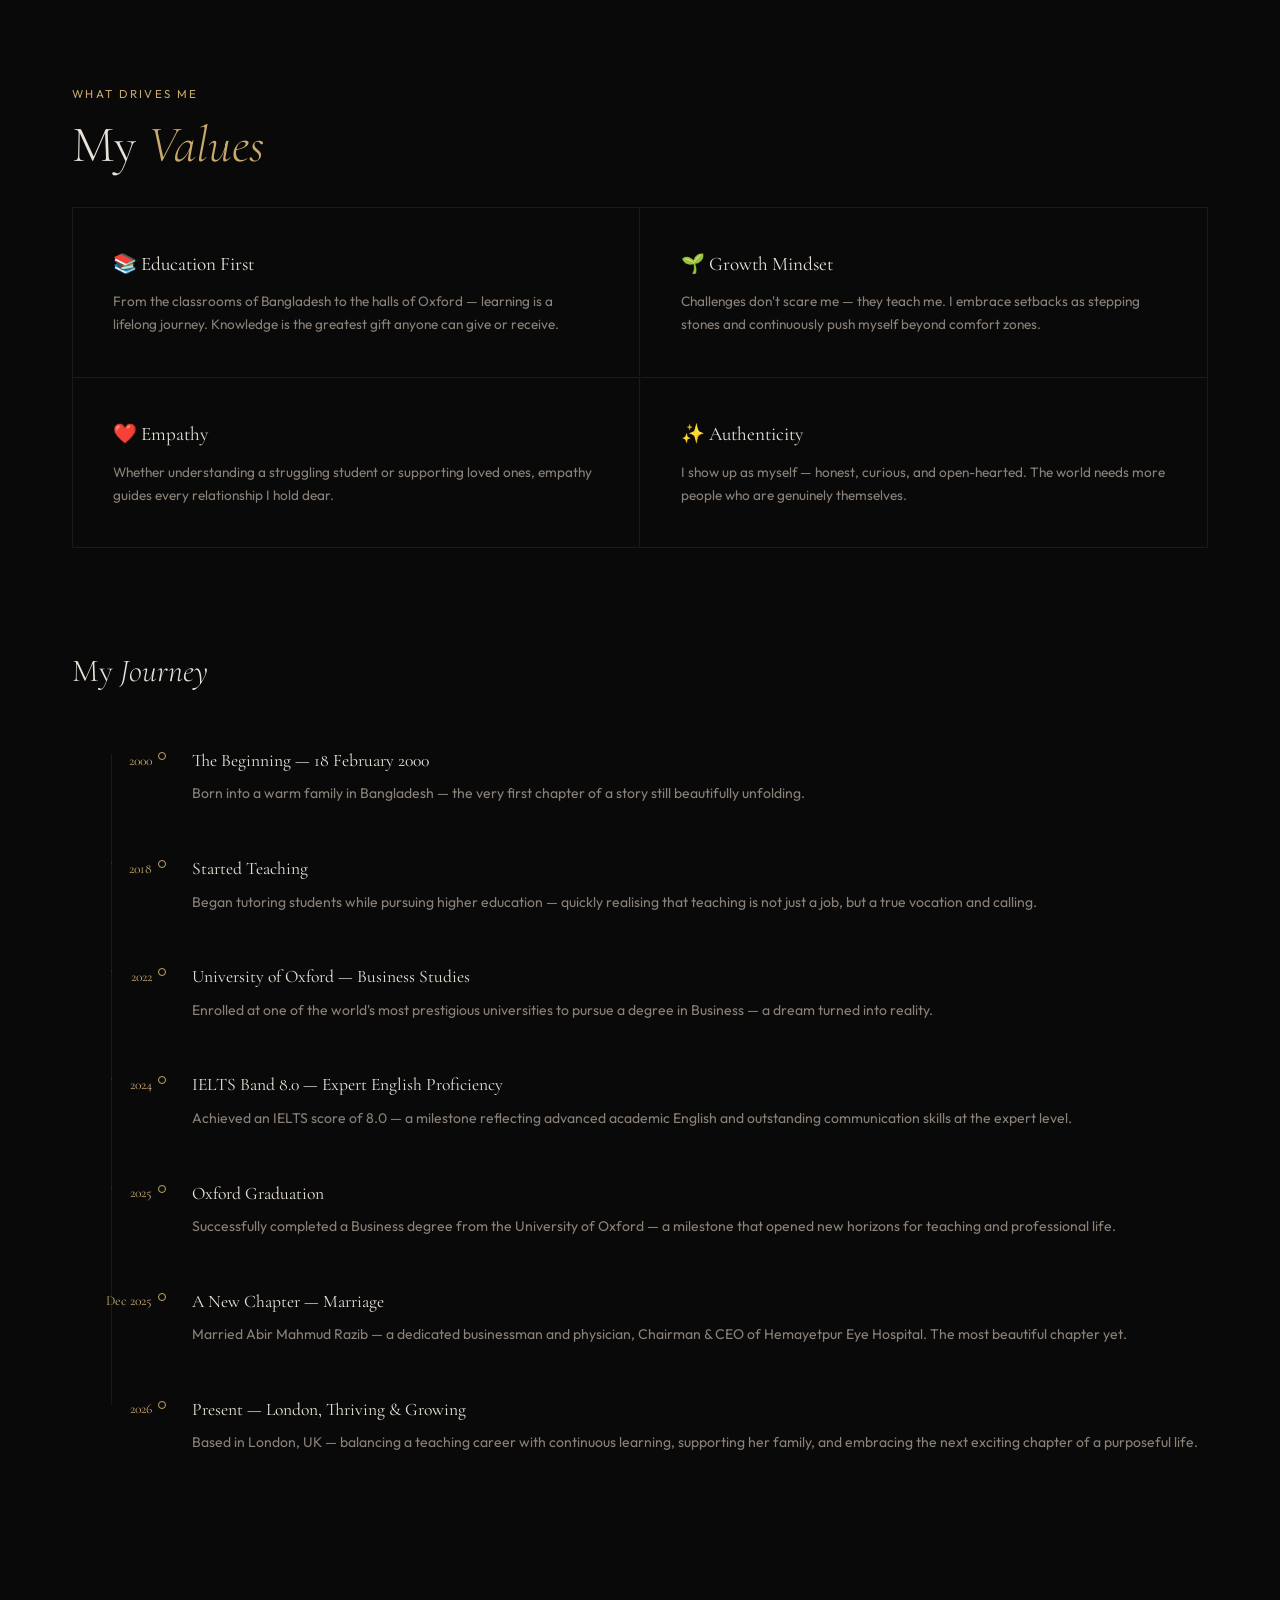
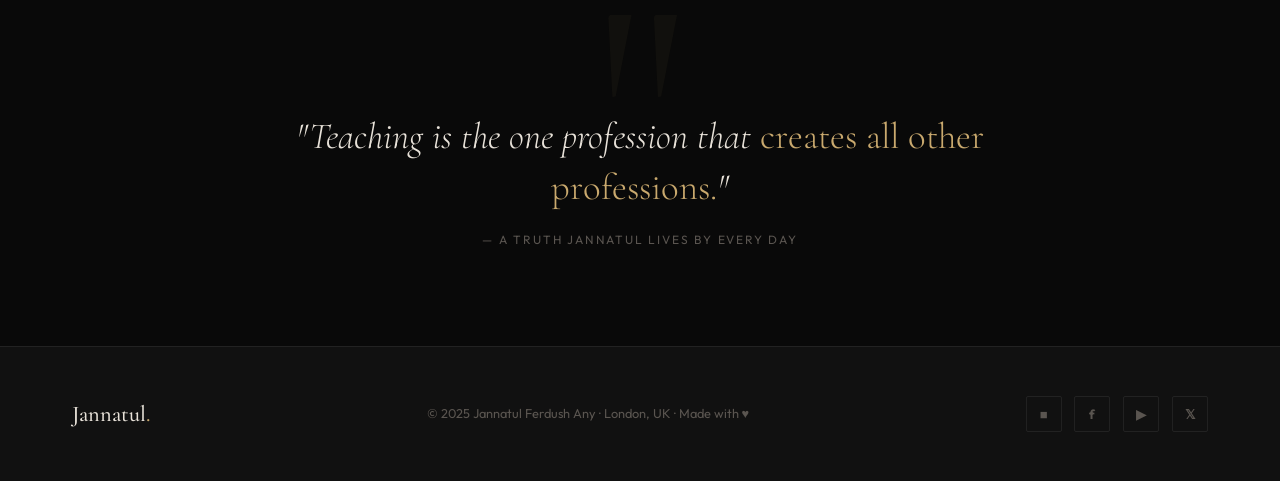
<file: about.html>
<!DOCTYPE html>
<html lang="en" data-theme="dark">
<head>
<meta charset="UTF-8"/>
<meta name="viewport" content="width=device-width,initial-scale=1.0"/>
<title>About — Jannatul Ferdush Any</title>
<meta name="description" content="About Jannatul Ferdush Any — Oxford Graduate, IELTS 8.0 Achiever, Educator based in London, UK."/>
<link rel="preconnect" href="https://fonts.googleapis.com"/>
<link rel="preconnect" href="https://fonts.gstatic.com" crossorigin/>
<style>
@import url('https://fonts.googleapis.com/css2?family=Cormorant+Garamond:ital,wght@0,300;0,400;0,500;0,600;1,300;1,400&family=Outfit:wght@300;400;500;600;700&display=swap');

:root {
  --bg: #090909;
  --bg2: #111111;
  --bg3: #161616;
  --surface: rgba(255,255,255,0.03);
  --surface2: rgba(255,255,255,0.06);
  --border: rgba(255,255,255,0.07);
  --border2: rgba(255,255,255,0.12);
  --text: #e8e2d9;
  --text-mid: #8a8178;
  --text-soft: #5a5550;
  --gold: #c9a96e;
  --gold2: #e8c98a;
  --gold-glow: rgba(201,169,110,0.15);
  --glass: rgba(12,12,12,0.75);
  --glass-border: rgba(201,169,110,0.15);
  --radius: 2px;
  --radius-lg: 4px;
  --nav-h: 70px;
  --transition: 0.4s cubic-bezier(0.16,1,0.3,1);
}

[data-theme="light"] {
  --bg: #f5f2ed;
  --bg2: #ede9e2;
  --bg3: #e5e0d8;
  --surface: rgba(0,0,0,0.03);
  --surface2: rgba(0,0,0,0.06);
  --border: rgba(0,0,0,0.08);
  --border2: rgba(0,0,0,0.15);
  --text: #1a1714;
  --text-mid: #6b6258;
  --text-soft: #9a9088;
  --glass: rgba(245,242,237,0.85);
  --glass-border: rgba(201,169,110,0.3);
}

*,*::before,*::after{box-sizing:border-box;margin:0;padding:0}
html{scroll-behavior:smooth;font-size:16px}
body{
  font-family:'Outfit',sans-serif;
  background:var(--bg);
  color:var(--text);
  line-height:1.7;
  overflow-x:hidden;
  transition:background var(--transition),color var(--transition);
}
img{max-width:100%;display:block}
a{color:inherit;text-decoration:none}
button{cursor:pointer;border:none;background:none;font-family:inherit}

.container{max-width:1200px;margin:0 auto;padding:0 2rem}

/* ─── GRAIN OVERLAY ─── */
body::before{
  content:'';
  position:fixed;
  inset:0;
  background-image:url("data:image/svg+xml,%3Csvg viewBox='0 0 256 256' xmlns='http://www.w3.org/2000/svg'%3E%3Cfilter id='noise'%3E%3CfeTurbulence type='fractalNoise' baseFrequency='0.9' numOctaves='4' stitchTiles='stitch'/%3E%3C/filter%3E%3Crect width='100%25' height='100%25' filter='url(%23noise)' opacity='0.04'/%3E%3C/svg%3E");
  pointer-events:none;
  z-index:1000;
  opacity:0.4;
}

/* ─── NAVBAR ─── */
nav{
  position:fixed;
  top:0;left:0;right:0;
  height:var(--nav-h);
  display:flex;
  align-items:center;
  justify-content:space-between;
  padding:0 2.5rem;
  z-index:500;
  backdrop-filter:blur(20px) saturate(180%);
  -webkit-backdrop-filter:blur(20px) saturate(180%);
  background:var(--glass);
  border-bottom:1px solid var(--glass-border);
  transition:background var(--transition);
}

.nav-brand{
  font-family:'Cormorant Garamond',serif;
  font-size:1.6rem;
  font-weight:500;
  letter-spacing:0.02em;
  color:var(--text);
}
.nav-brand span{color:var(--gold)}

.hamburger{
  width:44px;height:44px;
  display:flex;flex-direction:column;
  align-items:center;justify-content:center;
  gap:5px;
  cursor:pointer;
  position:relative;z-index:600;
  background:rgba(255,255,255,0.05);
  backdrop-filter:blur(12px);
  -webkit-backdrop-filter:blur(12px);
  border:1px solid var(--glass-border);
  border-radius:var(--radius-lg);
  transition:border-color 0.3s,background 0.3s;
}
[data-theme="light"] .hamburger{background:rgba(0,0,0,0.05)}
.hamburger:hover{border-color:var(--gold)}
.hamburger span{
  display:block;height:1.5px;width:18px;
  background:var(--text);
  transition:transform 0.4s cubic-bezier(0.16,1,0.3,1),opacity 0.3s,width 0.3s;
  transform-origin:center center;
}
.hamburger span:nth-child(2){width:12px}
.hamburger.open span:nth-child(1){transform:translateY(6.5px) rotate(45deg);width:18px}
.hamburger.open span:nth-child(2){opacity:0}
.hamburger.open span:nth-child(3){transform:translateY(-6.5px) rotate(-45deg);width:18px}

/* ─── DRAWER ─── */
.drawer{
  position:fixed;
  top:0;right:0;
  width:min(380px,100vw);
  height:100vh;
  backdrop-filter:blur(40px) saturate(200%);
  -webkit-backdrop-filter:blur(40px) saturate(200%);
  background:rgba(9,9,9,0.94);
  border-left:1px solid var(--glass-border);
  z-index:550;
  display:flex;
  flex-direction:column;
  justify-content:center;
  padding:4rem 3rem;
  transform:translateX(100%);
  transition:transform 0.55s cubic-bezier(0.16,1,0.3,1);
}
[data-theme="light"] .drawer{background:rgba(245,242,237,0.96)}
.drawer.open{transform:translateX(0)}

.drawer-nav{
  display:flex;flex-direction:column;
  gap:0.2rem;
  margin-bottom:3rem;
}
.drawer-nav a{
  font-family:'Cormorant Garamond',serif;
  font-size:2.6rem;
  font-weight:300;
  color:var(--text-soft);
  line-height:1.2;
  transition:color 0.3s,transform 0.3s;
  transform:translateX(-10px);
  opacity:0;
  padding:0.3rem 0;
  border-bottom:1px solid transparent;
}
.drawer.open .drawer-nav a{
  transform:translateX(0);
  opacity:1;
}
.drawer.open .drawer-nav a:nth-child(1){transition-delay:0.05s}
.drawer.open .drawer-nav a:nth-child(2){transition-delay:0.1s}
.drawer.open .drawer-nav a:nth-child(3){transition-delay:0.15s}
.drawer.open .drawer-nav a:nth-child(4){transition-delay:0.2s}
.drawer.open .drawer-nav a:nth-child(5){transition-delay:0.25s}
.drawer-nav a:hover{color:var(--gold);transform:translateX(6px)}
.drawer-nav a.active{color:var(--text)}

.drawer-divider{
  width:40px;height:1px;
  background:var(--border2);
  margin-bottom:2rem;
}

/* ─── THEME TOGGLE IN DRAWER ─── */
.theme-toggle-wrap{
  display:flex;align-items:center;gap:1rem;
  margin-bottom:2.5rem;
}
.theme-toggle-label{
  font-size:0.75rem;
  letter-spacing:0.12em;
  text-transform:uppercase;
  color:var(--text-soft);
}
.theme-switch{
  position:relative;width:48px;height:26px;
}
.theme-switch input{opacity:0;width:0;height:0}
.theme-switch-slider{
  position:absolute;inset:0;
  background:var(--surface2);
  border:1px solid var(--border2);
  border-radius:13px;
  cursor:pointer;
  transition:background 0.3s;
}
.theme-switch-slider::after{
  content:'';
  position:absolute;
  left:3px;top:50%;
  transform:translateY(-50%);
  width:18px;height:18px;
  background:var(--gold);
  border-radius:50%;
  transition:transform 0.35s cubic-bezier(0.16,1,0.3,1);
}
.theme-switch input:checked + .theme-switch-slider{background:rgba(201,169,110,0.15)}
.theme-switch input:checked + .theme-switch-slider::after{transform:translate(22px,-50%)}

.drawer-socials{
  display:flex;gap:1.2rem;
}
.drawer-socials a{
  width:38px;height:38px;
  display:flex;align-items:center;justify-content:center;
  border:1px solid var(--border);
  border-radius:var(--radius);
  color:var(--text-soft);
  font-size:0.85rem;
  transition:border-color 0.3s,color 0.3s,transform 0.3s;
}
.drawer-socials a:hover{border-color:var(--gold);color:var(--gold);transform:translateY(-3px)}

.drawer-backdrop{
  position:fixed;inset:0;
  background:rgba(0,0,0,0.6);
  z-index:545;
  opacity:0;
  pointer-events:none;
  transition:opacity 0.4s;
}
.drawer-backdrop.open{opacity:1;pointer-events:auto}

/* ─── HERO ─── */
.hero{
  min-height:100vh;
  display:flex;
  flex-direction:column;
  align-items:center;
  justify-content:center;
  padding:calc(var(--nav-h) + 4rem) 2rem 5rem;
  text-align:center;
  position:relative;
  overflow:hidden;
}

.hero-ambient{
  position:absolute;
  width:800px;height:800px;
  border-radius:50%;
  background:radial-gradient(circle,rgba(201,169,110,0.06) 0%,transparent 70%);
  top:50%;left:50%;
  transform:translate(-50%,-50%);
  pointer-events:none;
}
.hero-ambient-2{
  position:absolute;
  width:400px;height:400px;
  border-radius:50%;
  background:radial-gradient(circle,rgba(201,169,110,0.04) 0%,transparent 70%);
  top:20%;left:10%;
  pointer-events:none;
}

.hero-location-badge{
  display:inline-flex;align-items:center;gap:0.5rem;
  font-size:0.72rem;
  letter-spacing:0.16em;
  text-transform:uppercase;
  color:var(--text-soft);
  border:1px solid var(--border);
  border-radius:100px;
  padding:0.4rem 1.1rem;
  margin-bottom:2.5rem;
  backdrop-filter:blur(10px);
  animation:fadeUp 0.8s var(--transition) both;
}
.hero-location-badge .dot{
  width:6px;height:6px;
  background:var(--gold);
  border-radius:50%;
  animation:pulse 2s infinite;
}

.hero-photo-wrap{
  position:relative;
  margin-bottom:2.5rem;
  animation:fadeUp 0.9s var(--transition) 0.1s both;
}
.hero-photo-ring{
  width:200px;height:200px;
  border-radius:50%;
  border:1px solid var(--glass-border);
  padding:4px;
  background:var(--surface);
  backdrop-filter:blur(10px);
  margin:0 auto;
  position:relative;
}
.hero-photo-ring::before{
  content:'';
  position:absolute;inset:-8px;
  border-radius:50%;
  border:1px solid rgba(201,169,110,0.1);
}
.hero-photo{
  width:100%;height:100%;
  border-radius:50%;
  object-fit:cover;
  background:var(--bg3);
}

.hero-eyebrow{
  font-size:0.72rem;
  letter-spacing:0.2em;
  text-transform:uppercase;
  color:var(--gold);
  margin-bottom:1rem;
  animation:fadeUp 1s var(--transition) 0.2s both;
}

.hero-name{
  font-family:'Cormorant Garamond',serif;
  font-size:clamp(3.2rem,8vw,6.5rem);
  font-weight:300;
  line-height:1.05;
  letter-spacing:-0.01em;
  margin-bottom:1.2rem;
  animation:fadeUp 1s var(--transition) 0.3s both;
}
.hero-name em{
  font-style:italic;
  color:var(--gold);
  font-weight:300;
}

.hero-tagline{
  font-size:clamp(0.9rem,2vw,1.05rem);
  color:var(--text-mid);
  font-weight:300;
  max-width:520px;
  margin:0 auto 2.5rem;
  line-height:1.9;
  animation:fadeUp 1s var(--transition) 0.4s both;
}
.hero-tagline strong{color:var(--gold);font-weight:500}

.hero-btns{
  display:flex;align-items:center;justify-content:center;
  gap:1rem;flex-wrap:wrap;
  margin-bottom:3.5rem;
  animation:fadeUp 1s var(--transition) 0.5s both;
}

.hero-stats{
  display:flex;align-items:center;
  gap:3rem;
  border-top:1px solid var(--border);
  padding-top:2.5rem;
  animation:fadeUp 1s var(--transition) 0.6s both;
}
.stat-item{text-align:center}
.stat-num{
  font-family:'Cormorant Garamond',serif;
  font-size:2.2rem;
  font-weight:400;
  color:var(--gold);
  line-height:1;
}
.stat-label{
  font-size:0.72rem;
  letter-spacing:0.1em;
  text-transform:uppercase;
  color:var(--text-soft);
  margin-top:0.3rem;
}
.stat-divider{width:1px;height:40px;background:var(--border)}

/* ─── BUTTONS ─── */
.btn{
  display:inline-flex;align-items:center;justify-content:center;
  gap:0.5rem;
  padding:0.8rem 2rem;
  font-size:0.8rem;
  font-weight:500;
  letter-spacing:0.1em;
  text-transform:uppercase;
  border-radius:var(--radius);
  transition:all 0.3s;
  position:relative;
  overflow:hidden;
}
.btn-primary{
  background:var(--gold);
  color:#090909;
}
.btn-primary:hover{background:var(--gold2);transform:translateY(-2px);box-shadow:0 8px 30px rgba(201,169,110,0.3)}
.btn-ghost{
  border:1px solid var(--border2);
  color:var(--text);
  backdrop-filter:blur(10px);
}
.btn-ghost:hover{border-color:var(--gold);color:var(--gold);transform:translateY(-2px)}

/* ─── MARQUEE ─── */
.marquee-strip{
  border-top:1px solid var(--border);
  border-bottom:1px solid var(--border);
  overflow:hidden;
  padding:1rem 0;
  background:var(--bg2);
}
.marquee-track{
  display:flex;align-items:center;gap:2rem;
  animation:marquee 30s linear infinite;
  width:max-content;
}
.marquee-item{
  display:flex;align-items:center;gap:2rem;
  white-space:nowrap;
  font-size:0.72rem;
  letter-spacing:0.18em;
  text-transform:uppercase;
  color:var(--text-soft);
}
.marquee-dot{
  width:4px;height:4px;
  background:var(--gold);
  border-radius:50%;
  opacity:0.6;
}
@keyframes marquee{from{transform:translateX(0)}to{transform:translateX(-50%)}}

/* ─── SECTIONS ─── */
section{padding:7rem 0}
section.dense{padding:4rem 0}

.section-eyebrow{
  font-size:0.72rem;
  letter-spacing:0.2em;
  text-transform:uppercase;
  color:var(--gold);
  margin-bottom:0.8rem;
  display:block;
}
.section-title{
  font-family:'Cormorant Garamond',serif;
  font-size:clamp(2rem,4vw,3.2rem);
  font-weight:300;
  line-height:1.15;
  margin-bottom:1.5rem;
}
.section-title em{font-style:italic;color:var(--gold);font-weight:300}

/* ─── ABOUT PREVIEW ─── */
.about-grid{
  display:grid;
  grid-template-columns:1fr 1fr;
  gap:5rem;
  align-items:center;
}
.about-img-wrap{position:relative}
.about-img{
  width:100%;
  aspect-ratio:4/5;
  object-fit:cover;
  background:var(--bg3);
  border:1px solid var(--border);
}
.about-img-accent{
  position:absolute;
  bottom:-20px;right:-20px;
  width:60%;height:60%;
  border:1px solid var(--glass-border);
  pointer-events:none;
  z-index:-1;
}
.about-badge{
  position:absolute;
  bottom:20px;left:-20px;
  background:var(--glass);
  backdrop-filter:blur(20px);
  border:1px solid var(--glass-border);
  padding:1rem 1.5rem;
  min-width:160px;
}
.about-badge-num{
  font-family:'Cormorant Garamond',serif;
  font-size:2.5rem;
  font-weight:300;
  color:var(--gold);
  line-height:1;
}
.about-badge-label{
  font-size:0.72rem;
  letter-spacing:0.1em;
  text-transform:uppercase;
  color:var(--text-mid);
  margin-top:0.2rem;
}

.about-pills{display:flex;flex-wrap:wrap;gap:0.5rem;margin:1.8rem 0}
.pill{
  font-size:0.72rem;
  letter-spacing:0.08em;
  border:1px solid var(--border);
  padding:0.35rem 0.9rem;
  color:var(--text-mid);
  border-radius:100px;
  transition:border-color 0.3s,color 0.3s;
}
.pill:hover{border-color:var(--gold);color:var(--gold)}

/* ─── SKILLS ─── */
.skills-section{background:var(--bg2);padding:7rem 0}
.skills-header{
  display:grid;
  grid-template-columns:1fr 1fr;
  gap:3rem;
  margin-bottom:4rem;
  align-items:end;
}
.skills-grid{
  display:grid;
  grid-template-columns:repeat(3,1fr);
  gap:1px;
  border:1px solid var(--border);
}
.skill-card{
  padding:2.5rem;
  border-right:1px solid var(--border);
  transition:background 0.3s;
  position:relative;
  overflow:hidden;
}
.skill-card::before{
  content:'';
  position:absolute;inset:0;
  background:var(--gold-glow);
  opacity:0;
  transition:opacity 0.3s;
}
.skill-card:hover::before{opacity:1}
.skill-card:nth-child(3n){border-right:none}
.skill-card:nth-child(n+4){border-top:1px solid var(--border)}
.skill-icon{
  font-size:1.5rem;
  margin-bottom:1rem;
  display:block;
}
.skill-name{
  font-family:'Cormorant Garamond',serif;
  font-size:1.3rem;
  font-weight:400;
  margin-bottom:0.6rem;
}
.skill-desc{
  font-size:0.85rem;
  color:var(--text-mid);
  line-height:1.7;
}

/* ─── QUOTE ─── */
.quote-section{
  text-align:center;
  padding:6rem 2rem;
  position:relative;
  overflow:hidden;
}
.quote-section::before{
  content:'"';
  font-family:'Cormorant Garamond',serif;
  font-size:20rem;
  color:rgba(201,169,110,0.04);
  position:absolute;
  top:-4rem;left:50%;
  transform:translateX(-50%);
  line-height:1;
  pointer-events:none;
}
.quote-text{
  font-family:'Cormorant Garamond',serif;
  font-size:clamp(1.5rem,3vw,2.3rem);
  font-weight:300;
  font-style:italic;
  max-width:700px;
  margin:0 auto 1rem;
  line-height:1.4;
}
.quote-text em{color:var(--gold);font-style:normal}
.quote-author{
  font-size:0.75rem;
  letter-spacing:0.15em;
  text-transform:uppercase;
  color:var(--text-soft);
}

/* ─── LONDON WIDGET ─── */
.london-widget{
  display:inline-flex;align-items:center;gap:2rem;
  background:var(--surface);
  backdrop-filter:blur(20px);
  border:1px solid var(--border);
  padding:1.2rem 2rem;
  border-radius:var(--radius-lg);
  margin-top:1.5rem;
}
.widget-item{
  display:flex;align-items:center;gap:0.6rem;
  font-size:0.85rem;
}
.widget-item .icon{font-size:1.1rem}
.widget-value{
  font-weight:500;
  color:var(--text);
}
.widget-label{
  font-size:0.7rem;
  color:var(--text-soft);
  letter-spacing:0.08em;
}
.widget-divider{width:1px;height:30px;background:var(--border)}

/* ─── PAGE HERO ─── */
.page-hero{
  padding:calc(var(--nav-h) + 5rem) 2rem 4rem;
  text-align:center;
  position:relative;
  border-bottom:1px solid var(--border);
}
.page-hero::after{
  content:'';
  position:absolute;
  bottom:0;left:50%;
  transform:translateX(-50%);
  width:60px;height:1px;
  background:var(--gold);
}
.page-hero .section-title{margin-bottom:0.8rem}
.page-hero p{color:var(--text-mid);font-size:0.95rem}

/* ─── ABOUT PAGE ─── */
.about-intro{
  display:grid;
  grid-template-columns:1fr 1.4fr;
  gap:5rem;
  align-items:start;
  margin-bottom:6rem;
}
.about-photo{
  width:100%;
  aspect-ratio:3/4;
  object-fit:cover;
  background:var(--bg3);
  border:1px solid var(--border);
}
.info-table{
  margin:2rem 0;
  border:1px solid var(--border);
}
.info-row{
  display:grid;
  grid-template-columns:140px 1fr;
  gap:1rem;
  padding:0.85rem 1.2rem;
  border-bottom:1px solid var(--border);
  font-size:0.875rem;
  line-height:1.5;
}
.info-row:last-child{border-bottom:none}
.info-key{color:var(--text-soft);font-size:0.72rem;letter-spacing:0.08em;text-transform:uppercase;padding-top:0.1rem}

.ielts-badge{
  display:inline-flex;align-items:center;gap:1rem;
  background:linear-gradient(135deg,rgba(201,169,110,0.1),rgba(201,169,110,0.05));
  border:1px solid var(--gold);
  padding:1rem 1.8rem;
  border-radius:var(--radius-lg);
  margin:1.5rem 0;
}
.ielts-score{
  font-family:'Cormorant Garamond',serif;
  font-size:2.5rem;
  font-weight:400;
  color:var(--gold);
  line-height:1;
}
.ielts-label{font-size:0.75rem;letter-spacing:0.1em;text-transform:uppercase;color:var(--text-mid)}
.ielts-desc{font-size:0.8rem;color:var(--text-soft);margin-top:0.2rem}

/* ─── VALUES ─── */
.values-grid{
  display:grid;
  grid-template-columns:repeat(2,1fr);
  gap:1px;
  border:1px solid var(--border);
  margin-top:2rem;
}
.value-card{
  padding:2.5rem;
  border-right:1px solid var(--border);
  transition:background 0.3s;
}
.value-card:nth-child(2n){border-right:none}
.value-card:nth-child(n+3){border-top:1px solid var(--border)}
.value-card:hover{background:var(--surface)}
.value-title{
  font-family:'Cormorant Garamond',serif;
  font-size:1.2rem;
  font-weight:400;
  margin-bottom:0.6rem;
}
.value-desc{font-size:0.85rem;color:var(--text-mid);line-height:1.7}

/* ─── TIMELINE ─── */
.timeline{margin-top:6rem}
.tl-head{
  font-family:'Cormorant Garamond',serif;
  font-size:2rem;
  font-weight:300;
  margin-bottom:3rem;
}
.tl-item{
  display:grid;
  grid-template-columns:80px 1fr;
  gap:2.5rem;
  padding-bottom:3rem;
  position:relative;
}
.tl-item::before{
  content:'';
  position:absolute;
  left:39px;top:8px;bottom:-10px;
  width:1px;
  background:var(--border);
}
.tl-item:last-child::before{display:none}
.tl-year{
  font-family:'Cormorant Garamond',serif;
  font-size:0.85rem;
  color:var(--gold);
  text-align:right;
  padding-top:0.15rem;
  position:relative;
}
.tl-year::after{
  content:'';
  position:absolute;
  right:-14px;top:6px;
  width:8px;height:8px;
  border-radius:50%;
  background:var(--bg);
  border:1px solid var(--gold);
}
.tl-body h4{
  font-family:'Cormorant Garamond',serif;
  font-size:1.1rem;
  font-weight:400;
  margin-bottom:0.4rem;
}
.tl-body p{font-size:0.875rem;color:var(--text-mid);line-height:1.7}

/* ─── GALLERY ─── */
.gallery-grid{
  columns:3;
  column-gap:1px;
}
.gallery-item{
  break-inside:avoid;
  margin-bottom:1px;
  position:relative;
  overflow:hidden;
  cursor:pointer;
}
.gallery-item img{
  width:100%;
  display:block;
  transition:transform 0.6s cubic-bezier(0.16,1,0.3,1);
  background:var(--bg3);
}
.gallery-item:hover img{transform:scale(1.05)}
.gallery-overlay{
  position:absolute;inset:0;
  background:linear-gradient(to top,rgba(9,9,9,0.7),transparent);
  opacity:0;
  transition:opacity 0.3s;
  display:flex;align-items:flex-end;
  padding:1.5rem;
}
.gallery-item:hover .gallery-overlay{opacity:1}
.gallery-overlay-text{
  font-size:0.8rem;
  letter-spacing:0.08em;
  color:var(--text);
}

.lightbox{
  position:fixed;inset:0;
  background:rgba(0,0,0,0.95);
  z-index:900;
  display:flex;align-items:center;justify-content:center;
  opacity:0;pointer-events:none;
  transition:opacity 0.3s;
}
.lightbox.open{opacity:1;pointer-events:auto}
.lightbox img{max-width:90vw;max-height:85vh;object-fit:contain}
.lightbox-close{
  position:absolute;top:2rem;right:2rem;
  font-size:1.5rem;color:var(--text);
  cursor:pointer;
  width:44px;height:44px;
  display:flex;align-items:center;justify-content:center;
  border:1px solid var(--border);
  transition:border-color 0.3s;
}
.lightbox-close:hover{border-color:var(--gold)}

/* ─── PROJECTS ─── */
.projects-grid{
  display:grid;
  grid-template-columns:repeat(3,1fr);
  gap:1px;
  border:1px solid var(--border);
}
.project-card{
  padding:2.5rem;
  border-right:1px solid var(--border);
  transition:background 0.3s;
  position:relative;
  overflow:hidden;
}
.project-card:nth-child(3n){border-right:none}
.project-card:nth-child(n+4){border-top:1px solid var(--border)}
.project-card.featured{
  grid-column:1 / -1;
  border-top:none;
  border-right:none;
  display:grid;
  grid-template-columns:1fr 1fr;
  gap:3rem;
  align-items:center;
  padding:3.5rem;
  border-bottom:1px solid var(--border);
  background:var(--surface);
}
.project-card:hover{background:var(--surface)}
.project-card.featured:hover{background:var(--surface2)}

.project-img{
  width:100%;
  aspect-ratio:16/9;
  object-fit:cover;
  background:var(--bg3);
  border:1px solid var(--border);
  margin-bottom:1.5rem;
  transition:transform 0.5s;
}
.project-card.featured .project-img{
  aspect-ratio:4/3;
  margin-bottom:0;
}
.project-card:hover .project-img{transform:scale(1.02)}

.p-star{
  font-size:0.65rem;
  letter-spacing:0.15em;
  text-transform:uppercase;
  color:var(--gold);
  margin-bottom:0.5rem;
  display:block;
}
.project-title{
  font-family:'Cormorant Garamond',serif;
  font-size:1.25rem;
  font-weight:400;
  margin-bottom:0.7rem;
  line-height:1.3;
}
.project-desc{font-size:0.85rem;color:var(--text-mid);line-height:1.7;margin-bottom:1.2rem}
.project-chips{display:flex;flex-wrap:wrap;gap:0.4rem;margin-bottom:1.2rem}
.chip{
  font-size:0.68rem;
  letter-spacing:0.06em;
  text-transform:uppercase;
  border:1px solid var(--border);
  padding:0.25rem 0.7rem;
  color:var(--text-soft);
}
.project-link{
  font-size:0.75rem;
  letter-spacing:0.1em;
  text-transform:uppercase;
  color:var(--gold);
  border-bottom:1px solid rgba(201,169,110,0.3);
  padding-bottom:0.1rem;
  transition:border-color 0.3s;
}
.project-link:hover{border-color:var(--gold)}

/* ─── CONTACT ─── */
.contact-layout{
  display:grid;
  grid-template-columns:1fr 1.2fr;
  gap:5rem;
  align-items:start;
}
.status-pill{
  display:inline-flex;align-items:center;gap:0.5rem;
  font-size:0.75rem;
  letter-spacing:0.1em;
  text-transform:uppercase;
  border:1px solid rgba(100,220,100,0.3);
  color:rgba(100,220,100,0.8);
  padding:0.4rem 1rem;
  border-radius:100px;
  margin-bottom:2rem;
}
.status-dot{
  width:6px;height:6px;
  background:rgba(100,220,100,0.8);
  border-radius:50%;
  animation:pulse 2s infinite;
}
.c-details{display:flex;flex-direction:column;gap:0}
.c-row{
  display:flex;align-items:flex-start;gap:1rem;
  padding:1rem 0;
  border-bottom:1px solid var(--border);
}
.c-icon{font-size:1rem;min-width:24px;margin-top:0.1rem}
.c-label{font-size:0.7rem;letter-spacing:0.1em;text-transform:uppercase;color:var(--text-soft);margin-bottom:0.15rem}
.c-val{font-size:0.9rem}
.c-val a{color:var(--gold)}

.social-heading{
  font-size:0.72rem;
  letter-spacing:0.15em;
  text-transform:uppercase;
  color:var(--text-soft);
  margin:2rem 0 1rem;
}
.social-grid{display:grid;grid-template-columns:1fr 1fr;gap:0.5rem;margin-bottom:1.5rem}
.social-card{
  display:flex;align-items:center;gap:0.8rem;
  padding:0.9rem 1rem;
  border:1px solid var(--border);
  transition:border-color 0.3s,background 0.3s,transform 0.3s;
}
.social-card:hover{border-color:var(--gold);background:var(--surface);transform:translateY(-2px)}
.s-icon{
  width:32px;height:32px;
  display:flex;align-items:center;justify-content:center;
  font-size:0.85rem;
  font-weight:700;
  font-style:normal;
  border:1px solid var(--border);
  flex-shrink:0;
  color:var(--text);
}
.s-ig{color:#e1306c;border-color:rgba(225,48,108,0.3)}
.s-fb{color:#1877f2;border-color:rgba(24,119,242,0.3)}
.s-yt{color:#ff0000;border-color:rgba(255,0,0,0.3)}
.s-x{color:var(--text);border-color:var(--border)}
.s-em{color:var(--gold);border-color:var(--glass-border)}
.s-name{font-size:0.82rem;font-weight:500}
.s-handle{font-size:0.72rem;color:var(--text-soft)}

.contact-form{display:flex;flex-direction:column;gap:1.2rem}
.form-row{display:grid;grid-template-columns:1fr 1fr;gap:1rem}
.form-group{display:flex;flex-direction:column;gap:0.4rem}
.form-group label{
  font-size:0.72rem;
  letter-spacing:0.1em;
  text-transform:uppercase;
  color:var(--text-soft);
}
.form-group input,
.form-group textarea{
  background:var(--surface);
  border:1px solid var(--border);
  color:var(--text);
  font-family:'Outfit',sans-serif;
  font-size:0.9rem;
  padding:0.85rem 1rem;
  border-radius:var(--radius);
  transition:border-color 0.3s,background 0.3s;
  outline:none;
}
.form-group input:focus,
.form-group textarea:focus{border-color:var(--gold);background:var(--surface2)}
.form-group textarea{min-height:140px;resize:vertical}
.form-submit{
  background:var(--gold);
  color:#090909;
  padding:0.95rem;
  font-size:0.8rem;
  font-weight:600;
  letter-spacing:0.12em;
  text-transform:uppercase;
  border-radius:var(--radius);
  transition:background 0.3s,transform 0.3s,box-shadow 0.3s;
}
.form-submit:hover{background:var(--gold2);transform:translateY(-2px);box-shadow:0 8px 30px rgba(201,169,110,0.3)}

/* ─── FOOTER ─── */
footer{
  border-top:1px solid var(--border);
  padding:3rem 0;
  background:var(--bg2);
}
.footer-inner{
  display:flex;align-items:center;justify-content:space-between;
  flex-wrap:wrap;gap:1.5rem;
}
.footer-brand{
  font-family:'Cormorant Garamond',serif;
  font-size:1.4rem;
  font-weight:500;
}
.footer-brand span{color:var(--gold)}
.footer-copy{font-size:0.8rem;color:var(--text-soft)}
.footer-socials{display:flex;gap:0.8rem}
.footer-socials a{
  width:36px;height:36px;
  display:flex;align-items:center;justify-content:center;
  border:1px solid var(--border);
  border-radius:var(--radius);
  font-size:0.82rem;
  font-style:normal;
  font-weight:700;
  color:var(--text-soft);
  transition:border-color 0.3s,color 0.3s,transform 0.3s;
}
.footer-socials a:hover{transform:translateY(-3px)}
.footer-socials .s-ig:hover{border-color:rgba(225,48,108,0.6);color:#e1306c}
.footer-socials .s-fb:hover{border-color:rgba(24,119,242,0.6);color:#1877f2}
.footer-socials .s-yt:hover{border-color:rgba(255,0,0,0.5);color:#ff0000}
.footer-socials .s-x:hover{border-color:var(--border2);color:var(--text)}
.footer-nav{display:flex;gap:1.5rem}
.footer-nav a{
  font-size:0.75rem;
  letter-spacing:0.1em;
  text-transform:uppercase;
  color:var(--text-soft);
  transition:color 0.3s;
}
.footer-nav a:hover{color:var(--gold)}

/* ─── REVEAL ANIMATIONS ─── */
.reveal{
  opacity:0;
  transform:translateY(30px);
  transition:opacity 0.8s var(--transition),transform 0.8s var(--transition);
}
.reveal.visible{opacity:1;transform:translateY(0)}

@keyframes fadeUp{
  from{opacity:0;transform:translateY(24px)}
  to{opacity:1;transform:translateY(0)}
}
@keyframes pulse{
  0%,100%{opacity:1}
  50%{opacity:0.4}
}

/* ─── RESPONSIVE ─── */
@media(max-width:900px){
  .about-grid,.about-intro{grid-template-columns:1fr}
  .skills-grid{grid-template-columns:repeat(2,1fr)}
  .skill-card:nth-child(3n){border-right:1px solid var(--border)}
  .skill-card:nth-child(2n){border-right:none}
  .projects-grid{grid-template-columns:1fr}
  .project-card.featured{grid-template-columns:1fr}
  .project-card,
  .project-card:nth-child(3n),
  .project-card:nth-child(n+4){border-right:none;border-top:1px solid var(--border)}
  .project-card:first-child{border-top:none}
  .contact-layout{grid-template-columns:1fr}
  .skills-header{grid-template-columns:1fr}
  .values-grid{grid-template-columns:1fr}
  .value-card{border-right:none!important}
  .gallery-grid{columns:2}
  .form-row{grid-template-columns:1fr}
}
@media(max-width:600px){
  .container{padding:0 1.2rem}
  .hero-stats{gap:1.5rem}
  .gallery-grid{columns:1}
  .about-badge{display:none}
  .footer-inner{flex-direction:column;text-align:center}
  .footer-nav{flex-wrap:wrap;justify-content:center}
  section{padding:4rem 0}
  .info-row{grid-template-columns:100px 1fr}
}

</style>
</head>
<body>

<div class="drawer-backdrop"></div>

<nav>
  <a class="nav-brand" href="index.html">Jannatul<span>.</span></a>
  <div class="hamburger" role="button" aria-label="Toggle menu">
    <span></span><span></span><span></span>
  </div>
</nav>

<aside class="drawer" aria-label="Navigation menu">
  <nav class="drawer-nav">
    <a href="index.html">Home</a>
    <a href="about.html">About</a>
    <a href="gallery.html">Gallery</a>
    <a href="project.html">Projects</a>
    <a href="contact.html">Contact</a>
  </nav>
  <div class="drawer-divider"></div>
  <div class="theme-toggle-wrap">
    <span class="theme-toggle-label">Light Mode</span>
    <label class="theme-switch">
      <input type="checkbox" id="themeToggle"/>
      <span class="theme-switch-slider"></span>
    </label>
  </div>
  <div class="drawer-socials">
    <a href="https://www.instagram.com/jannatulferdushany052" target="_blank" rel="noopener" aria-label="Instagram"><i style="font-style:normal;font-weight:700;">&#9632;</i></a>
    <a href="#" target="_blank" rel="noopener" aria-label="Facebook"><i style="font-style:normal;font-weight:700;">f</i></a>
    <a href="#" target="_blank" rel="noopener" aria-label="YouTube"><i style="font-style:normal;font-weight:700;">▶</i></a>
    <a href="#" target="_blank" rel="noopener" aria-label="X"><i style="font-style:normal;font-weight:700;">𝕏</i></a>
  </div>
</aside>

<div class="page-hero">
  <div class="container">
    <span class="section-eyebrow">My Story</span>
    <h1 class="section-title" style="font-size:clamp(2.5rem,5vw,4rem);margin-bottom:0.8rem;">About <em>Me</em></h1>
    <p style="color:var(--text-mid);font-size:0.95rem;">Oxford Graduate · Educator · IELTS 8.0 · London, UK</p>
  </div>
</div>

<section>
  <div class="container">

    <div class="about-intro">
      <div>
        <img class="about-photo reveal" src="jan_about2.jpg" alt="Jannatul Ferdush Any" loading="lazy" onerror="this.style.background='var(--bg3)'"/>
      </div>

      <div class="reveal">
        <span class="section-eyebrow">Who I Am</span>
        <h2 class="section-title">Jannatul Ferdush <em>Any</em></h2>
        <p style="font-size:0.95rem;color:var(--text-mid);line-height:1.8;margin-bottom:1rem;">
          I am Jannatul Ferdush Any — an educator and Oxford Business graduate now living and
          thriving in <strong style="color:var(--text);">London, UK</strong>. Born on 18 February 2000,
          I hold a BSc in Business from the prestigious University of Oxford (2022–2025).
        </p>
        <p style="font-size:0.95rem;color:var(--text-mid);line-height:1.8;margin-bottom:1rem;">
          I am the proud wife of <strong style="color:var(--text);">Abir Mahmud Razib</strong> — an accomplished
          businessman and physician serving as Chairman and CEO of Hemayetpur Eye Hospital and
          Diagnostic Center.
        </p>
        <p style="font-size:0.95rem;color:var(--text-mid);line-height:1.8;">
          My life is a beautiful balance between the knowledge I gained at Oxford and the
          students I inspire every day as a teacher. Education is not just a profession —
          it is a calling.
        </p>

        <div class="ielts-badge reveal">
          <div>
            <div class="ielts-score">8.0</div>
          </div>
          <div>
            <div class="ielts-label">IELTS Score</div>
            <div class="ielts-desc">Band 8.0 — Expert English Proficiency<br>Academic &amp; Professional Excellence</div>
          </div>
        </div>

        <div class="info-table reveal">
          <div class="info-row">
            <span class="info-key">Full Name</span>
            <span>Jannatul Ferdush Any</span>
          </div>
          <div class="info-row">
            <span class="info-key">Date of Birth</span>
            <span>18 February 2000</span>
          </div>
          <div class="info-row">
            <span class="info-key">Location</span>
            <span>London, United Kingdom</span>
          </div>
          <div class="info-row">
            <span class="info-key">Married</span>
            <span>17 December 2025</span>
          </div>
          <div class="info-row">
            <span class="info-key">Husband</span>
            <span>Abir Mahmud Razib — Chairman &amp; CEO, Hemayetpur Eye Hospital</span>
          </div>
          <div class="info-row">
            <span class="info-key">Education</span>
            <span>BSc Business — University of Oxford (2022–2025)</span>
          </div>
          <div class="info-row">
            <span class="info-key">IELTS</span>
            <span style="color:var(--gold);font-weight:500;">Band 8.0 — Expert English Proficiency</span>
          </div>
          <div class="info-row">
            <span class="info-key">Profession</span>
            <span>Teacher &amp; Business Graduate</span>
          </div>
          <div class="info-row">
            <span class="info-key">Email</span>
            <span><a href="mailto:jannatulferdushany052@gmail.com" style="color:var(--gold);">jannatulferdushany052@gmail.com</a></span>
          </div>
          <div class="info-row">
            <span class="info-key">Languages</span>
            <span>Bangla · English (IELTS 8.0)</span>
          </div>
        </div>

        <a href="contact.html" class="btn btn-primary" style="margin-top:1.5rem;">Let's Connect</a>
      </div>
    </div>

    <div style="margin-top:6rem;">
      <span class="section-eyebrow">What Drives Me</span>
      <h2 class="section-title">My <em>Values</em></h2>
      <div class="values-grid">
        <div class="value-card reveal">
          <div class="value-title">📚 Education First</div>
          <p class="value-desc">From the classrooms of Bangladesh to the halls of Oxford — learning is a lifelong journey. Knowledge is the greatest gift anyone can give or receive.</p>
        </div>
        <div class="value-card reveal">
          <div class="value-title">🌱 Growth Mindset</div>
          <p class="value-desc">Challenges don't scare me — they teach me. I embrace setbacks as stepping stones and continuously push myself beyond comfort zones.</p>
        </div>
        <div class="value-card reveal">
          <div class="value-title">❤️ Empathy</div>
          <p class="value-desc">Whether understanding a struggling student or supporting loved ones, empathy guides every relationship I hold dear.</p>
        </div>
        <div class="value-card reveal">
          <div class="value-title">✨ Authenticity</div>
          <p class="value-desc">I show up as myself — honest, curious, and open-hearted. The world needs more people who are genuinely themselves.</p>
        </div>
      </div>
    </div>

    <div class="timeline">
      <h3 class="tl-head">My <em>Journey</em></h3>

      <div class="tl-item reveal">
        <div class="tl-year">2000</div>
        <div class="tl-body">
          <h4>The Beginning — 18 February 2000</h4>
          <p>Born into a warm family in Bangladesh — the very first chapter of a story still beautifully unfolding.</p>
        </div>
      </div>
      <div class="tl-item reveal">
        <div class="tl-year">2018</div>
        <div class="tl-body">
          <h4>Started Teaching</h4>
          <p>Began tutoring students while pursuing higher education — quickly realising that teaching is not just a job, but a true vocation and calling.</p>
        </div>
      </div>
      <div class="tl-item reveal">
        <div class="tl-year">2022</div>
        <div class="tl-body">
          <h4>University of Oxford — Business Studies</h4>
          <p>Enrolled at one of the world's most prestigious universities to pursue a degree in Business — a dream turned into reality.</p>
        </div>
      </div>
      <div class="tl-item reveal">
        <div class="tl-year">2024</div>
        <div class="tl-body">
          <h4>IELTS Band 8.0 — Expert English Proficiency</h4>
          <p>Achieved an IELTS score of 8.0 — a milestone reflecting advanced academic English and outstanding communication skills at the expert level.</p>
        </div>
      </div>
      <div class="tl-item reveal">
        <div class="tl-year">2025</div>
        <div class="tl-body">
          <h4>Oxford Graduation</h4>
          <p>Successfully completed a Business degree from the University of Oxford — a milestone that opened new horizons for teaching and professional life.</p>
        </div>
      </div>
      <div class="tl-item reveal">
        <div class="tl-year">Dec 2025</div>
        <div class="tl-body">
          <h4>A New Chapter — Marriage</h4>
          <p>Married Abir Mahmud Razib — a dedicated businessman and physician, Chairman &amp; CEO of Hemayetpur Eye Hospital. The most beautiful chapter yet.</p>
        </div>
      </div>
      <div class="tl-item reveal">
        <div class="tl-year">2026</div>
        <div class="tl-body">
          <h4>Present — London, Thriving &amp; Growing</h4>
          <p>Based in London, UK — balancing a teaching career with continuous learning, supporting her family, and embracing the next exciting chapter of a purposeful life.</p>
        </div>
      </div>
    </div>

  </div>
</section>

<div class="quote-section">
  <p class="quote-text">"Teaching is the one profession that <em>creates all other professions.</em>"</p>
  <p class="quote-author">— A truth Jannatul lives by every day</p>
</div>

<footer>
  <div class="container">
    <div class="footer-inner">
      <div class="footer-brand">Jannatul<span>.</span></div>
      <p class="footer-copy">© 2025 Jannatul Ferdush Any · London, UK · Made with ♥</p>
      <div class="footer-socials">
        <a href="https://www.instagram.com/jannatulferdushany052" target="_blank" rel="noopener" class="s-ig" aria-label="Instagram"><i style="font-style:normal;">&#9632;</i></a>
        <a href="#" target="_blank" rel="noopener" class="s-fb" aria-label="Facebook"><i style="font-style:normal;">f</i></a>
        <a href="#" target="_blank" rel="noopener" class="s-yt" aria-label="YouTube"><i style="font-style:normal;">▶</i></a>
        <a href="#" target="_blank" rel="noopener" class="s-x" aria-label="X/Twitter"><i style="font-style:normal;">𝕏</i></a>
      </div>
      <nav class="footer-nav">
        <a href="index.html">Home</a>
        <a href="gallery.html">Gallery</a>
        <a href="contact.html">Contact</a>
      </nav>
    </div>
  </div>
</footer>

<script>
(() => {
  const hamburger = document.querySelector('.hamburger');
  const drawer = document.querySelector('.drawer');
  const backdrop = document.querySelector('.drawer-backdrop');

  function openDrawer() {
    hamburger.classList.add('open');
    drawer.classList.add('open');
    backdrop.classList.add('open');
    document.body.style.overflow = 'hidden';
  }

  function closeDrawer() {
    hamburger.classList.remove('open');
    drawer.classList.remove('open');
    backdrop.classList.remove('open');
    document.body.style.overflow = '';
  }

  hamburger?.addEventListener('click', () => {
    drawer.classList.contains('open') ? closeDrawer() : openDrawer();
  });
  backdrop?.addEventListener('click', closeDrawer);
  document.querySelectorAll('.drawer-nav a').forEach(a => {
    a.addEventListener('click', closeDrawer);
  });

  const themeInput = document.getElementById('themeToggle');
  const savedTheme = localStorage.getItem('theme') || 'dark';
  document.documentElement.dataset.theme = savedTheme;
  if (themeInput) themeInput.checked = savedTheme === 'light';

  themeInput?.addEventListener('change', () => {
    const t = themeInput.checked ? 'light' : 'dark';
    document.documentElement.dataset.theme = t;
    localStorage.setItem('theme', t);
  });

  const reveals = document.querySelectorAll('.reveal');
  const ro = new IntersectionObserver(
    entries => entries.forEach(e => {
      if (e.isIntersecting) { e.target.classList.add('visible'); ro.unobserve(e.target); }
    }),
    { threshold: 0.12 }
  );
  reveals.forEach(el => ro.observe(el));

  function padTwo(n) { return String(n).padStart(2, '0'); }

  function updateClock() {
    const el = document.getElementById('londonClock');
    if (!el) return;
    const now = new Date();
    const lon = new Date(now.toLocaleString('en-US', { timeZone: 'Europe/London' }));
    const h = padTwo(lon.getHours());
    const m = padTwo(lon.getMinutes());
    const s = padTwo(lon.getSeconds());
    el.textContent = `${h}:${m}:${s}`;
  }

  updateClock();
  setInterval(updateClock, 1000);

  async function fetchWeather() {
    const el = document.getElementById('londonWeather');
    const iconEl = document.getElementById('londonWeatherIcon');
    if (!el) return;
    try {
      const r = await fetch('https://wttr.in/London?format=j1');
      const d = await r.json();
      const c = d.current_condition[0];
      const temp = c.temp_C;
      const desc = c.weatherDesc[0].value;
      el.textContent = `${temp}°C`;
      if (iconEl) iconEl.textContent = getWeatherEmoji(parseInt(c.weatherCode));
    } catch {
      el.textContent = '--°C';
    }
  }

  function getWeatherEmoji(code) {
    if (code === 113) return '☀️';
    if (code <= 116) return '⛅';
    if (code <= 122) return '☁️';
    if (code <= 143) return '🌫️';
    if (code <= 185) return '🌦️';
    if (code <= 200) return '⛈️';
    if (code <= 227) return '🌨️';
    if (code <= 260) return '🌫️';
    if (code <= 296) return '🌧️';
    if (code <= 315) return '🌨️';
    if (code <= 353) return '🌧️';
    return '🌩️';
  }

  fetchWeather();

  const active = window.location.pathname.split('/').pop() || 'index.html';
  document.querySelectorAll('.drawer-nav a').forEach(a => {
    const href = a.getAttribute('href');
    if (href === active || (active === '' && href === 'index.html')) {
      a.classList.add('active');
    }
  });

  const lightbox = document.getElementById('lightbox');
  const lightboxImg = document.getElementById('lightboxImg');

  document.querySelectorAll('.gallery-item').forEach(item => {
    item.addEventListener('click', () => {
      const img = item.querySelector('img');
      if (!img || !lightbox) return;
      lightboxImg.src = img.src;
      lightbox.classList.add('open');
      document.body.style.overflow = 'hidden';
    });
  });

  document.getElementById('lightboxClose')?.addEventListener('click', () => {
    lightbox.classList.remove('open');
    document.body.style.overflow = '';
  });

  lightbox?.addEventListener('click', e => {
    if (e.target === lightbox) {
      lightbox.classList.remove('open');
      document.body.style.overflow = '';
    }
  });
})();

</script>
</body>
</html>
</file>
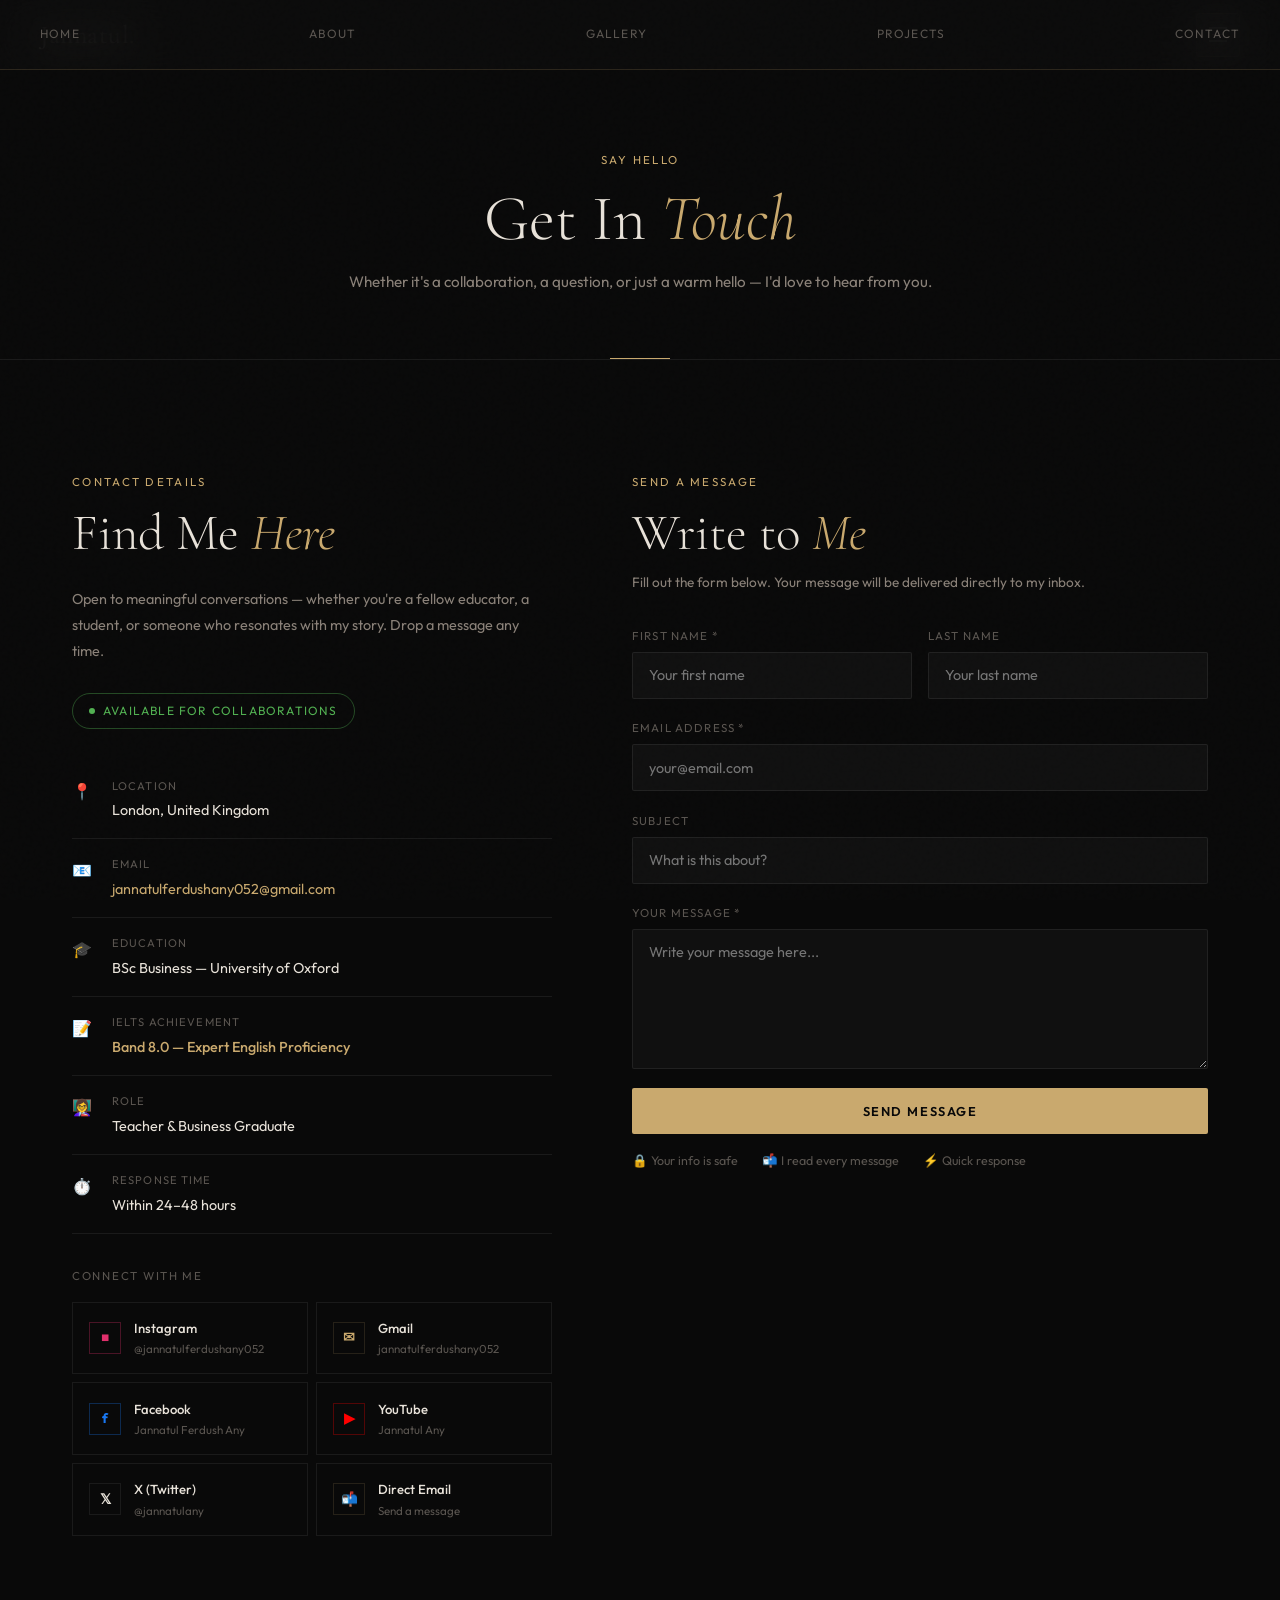
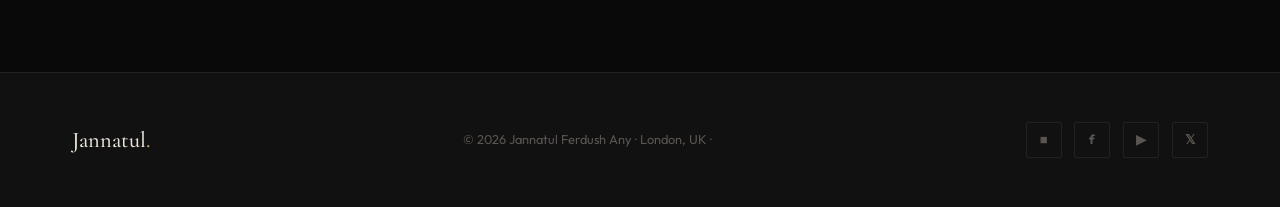
<file: contact.html>
<!DOCTYPE html>
<html lang="en" data-theme="dark">
<head>
<meta charset="UTF-8"/>
<meta name="viewport" content="width=device-width,initial-scale=1.0"/>
<title>Contact — Jannatul Ferdush Any</title>
<meta name="description" content="Contact Jannatul Ferdush Any — Oxford Graduate, IELTS 8.0 Achiever, Educator based in London, UK."/>
<link rel="preconnect" href="https://fonts.googleapis.com"/>
<link rel="preconnect" href="https://fonts.gstatic.com" crossorigin/>
<style>
@import url('https://fonts.googleapis.com/css2?family=Cormorant+Garamond:ital,wght@0,300;0,400;0,500;0,600;1,300;1,400&family=Outfit:wght@300;400;500;600;700&display=swap');

:root {
  --bg: #090909;
  --bg2: #111111;
  --bg3: #161616;
  --surface: rgba(255,255,255,0.03);
  --surface2: rgba(255,255,255,0.06);
  --border: rgba(255,255,255,0.07);
  --border2: rgba(255,255,255,0.12);
  --text: #e8e2d9;
  --text-mid: #8a8178;
  --text-soft: #5a5550;
  --gold: #c9a96e;
  --gold2: #e8c98a;
  --gold-glow: rgba(201,169,110,0.15);
  --glass: rgba(12,12,12,0.75);
  --glass-border: rgba(201,169,110,0.15);
  --radius: 2px;
  --radius-lg: 4px;
  --nav-h: 70px;
  --transition: 0.4s cubic-bezier(0.16,1,0.3,1);
}

[data-theme="light"] {
  --bg: #f5f2ed;
  --bg2: #ede9e2;
  --bg3: #e5e0d8;
  --surface: rgba(0,0,0,0.03);
  --surface2: rgba(0,0,0,0.06);
  --border: rgba(0,0,0,0.08);
  --border2: rgba(0,0,0,0.15);
  --text: #1a1714;
  --text-mid: #6b6258;
  --text-soft: #9a9088;
  --glass: rgba(245,242,237,0.85);
  --glass-border: rgba(201,169,110,0.3);
}

*,*::before,*::after{box-sizing:border-box;margin:0;padding:0}
html{scroll-behavior:smooth;font-size:16px}
body{
  font-family:'Outfit',sans-serif;
  background:var(--bg);
  color:var(--text);
  line-height:1.7;
  overflow-x:hidden;
  transition:background var(--transition),color var(--transition);
}
img{max-width:100%;display:block}
a{color:inherit;text-decoration:none}
button{cursor:pointer;border:none;background:none;font-family:inherit}

.container{max-width:1200px;margin:0 auto;padding:0 2rem}

/* ─── GRAIN OVERLAY ─── */
body::before{
  content:'';
  position:fixed;
  inset:0;
  background-image:url("data:image/svg+xml,%3Csvg viewBox='0 0 256 256' xmlns='http://www.w3.org/2000/svg'%3E%3Cfilter id='noise'%3E%3CfeTurbulence type='fractalNoise' baseFrequency='0.9' numOctaves='4' stitchTiles='stitch'/%3E%3C/filter%3E%3Crect width='100%25' height='100%25' filter='url(%23noise)' opacity='0.04'/%3E%3C/svg%3E");
  pointer-events:none;
  z-index:1000;
  opacity:0.4;
}

/* ─── NAVBAR ─── */
nav{
  position:fixed;
  top:0;left:0;right:0;
  height:var(--nav-h);
  display:flex;
  align-items:center;
  justify-content:space-between;
  padding:0 2.5rem;
  z-index:500;
  backdrop-filter:blur(20px) saturate(180%);
  -webkit-backdrop-filter:blur(20px) saturate(180%);
  background:var(--glass);
  border-bottom:1px solid var(--glass-border);
  transition:background var(--transition);
}

.nav-brand{
  font-family:'Cormorant Garamond',serif;
  font-size:1.6rem;
  font-weight:500;
  letter-spacing:0.02em;
  color:var(--text);
}
.nav-brand span{color:var(--gold)}

.hamburger{
  width:44px;height:44px;
  display:flex;flex-direction:column;
  align-items:center;justify-content:center;
  gap:5px;
  cursor:pointer;
  position:relative;z-index:600;
  background:rgba(255,255,255,0.05);
  backdrop-filter:blur(12px);
  -webkit-backdrop-filter:blur(12px);
  border:1px solid var(--glass-border);
  border-radius:var(--radius-lg);
  transition:border-color 0.3s,background 0.3s;
}
[data-theme="light"] .hamburger{background:rgba(0,0,0,0.05)}
.hamburger:hover{border-color:var(--gold)}
.hamburger span{
  display:block;height:1.5px;width:18px;
  background:var(--text);
  transition:transform 0.4s cubic-bezier(0.16,1,0.3,1),opacity 0.3s,width 0.3s;
  transform-origin:center center;
}
.hamburger span:nth-child(2){width:12px}
.hamburger.open span:nth-child(1){transform:translateY(6.5px) rotate(45deg);width:18px}
.hamburger.open span:nth-child(2){opacity:0}
.hamburger.open span:nth-child(3){transform:translateY(-6.5px) rotate(-45deg);width:18px}

/* ─── DRAWER ─── */
.drawer{
  position:fixed;
  top:0;right:0;
  width:min(380px,100vw);
  height:100vh;
  backdrop-filter:blur(40px) saturate(200%);
  -webkit-backdrop-filter:blur(40px) saturate(200%);
  background:rgba(9,9,9,0.94);
  border-left:1px solid var(--glass-border);
  z-index:550;
  display:flex;
  flex-direction:column;
  justify-content:center;
  padding:4rem 3rem;
  transform:translateX(100%);
  transition:transform 0.55s cubic-bezier(0.16,1,0.3,1);
}
[data-theme="light"] .drawer{background:rgba(245,242,237,0.96)}
.drawer.open{transform:translateX(0)}

.drawer-nav{
  display:flex;flex-direction:column;
  gap:0.2rem;
  margin-bottom:3rem;
}
.drawer-nav a{
  font-family:'Cormorant Garamond',serif;
  font-size:2.6rem;
  font-weight:300;
  color:var(--text-soft);
  line-height:1.2;
  transition:color 0.3s,transform 0.3s;
  transform:translateX(-10px);
  opacity:0;
  padding:0.3rem 0;
  border-bottom:1px solid transparent;
}
.drawer.open .drawer-nav a{
  transform:translateX(0);
  opacity:1;
}
.drawer.open .drawer-nav a:nth-child(1){transition-delay:0.05s}
.drawer.open .drawer-nav a:nth-child(2){transition-delay:0.1s}
.drawer.open .drawer-nav a:nth-child(3){transition-delay:0.15s}
.drawer.open .drawer-nav a:nth-child(4){transition-delay:0.2s}
.drawer.open .drawer-nav a:nth-child(5){transition-delay:0.25s}
.drawer-nav a:hover{color:var(--gold);transform:translateX(6px)}
.drawer-nav a.active{color:var(--text)}

.drawer-divider{
  width:40px;height:1px;
  background:var(--border2);
  margin-bottom:2rem;
}

/* ─── THEME TOGGLE IN DRAWER ─── */
.theme-toggle-wrap{
  display:flex;align-items:center;gap:1rem;
  margin-bottom:2.5rem;
}
.theme-toggle-label{
  font-size:0.75rem;
  letter-spacing:0.12em;
  text-transform:uppercase;
  color:var(--text-soft);
}
.theme-switch{
  position:relative;width:48px;height:26px;
}
.theme-switch input{opacity:0;width:0;height:0}
.theme-switch-slider{
  position:absolute;inset:0;
  background:var(--surface2);
  border:1px solid var(--border2);
  border-radius:13px;
  cursor:pointer;
  transition:background 0.3s;
}
.theme-switch-slider::after{
  content:'';
  position:absolute;
  left:3px;top:50%;
  transform:translateY(-50%);
  width:18px;height:18px;
  background:var(--gold);
  border-radius:50%;
  transition:transform 0.35s cubic-bezier(0.16,1,0.3,1);
}
.theme-switch input:checked + .theme-switch-slider{background:rgba(201,169,110,0.15)}
.theme-switch input:checked + .theme-switch-slider::after{transform:translate(22px,-50%)}

.drawer-socials{
  display:flex;gap:1.2rem;
}
.drawer-socials a{
  width:38px;height:38px;
  display:flex;align-items:center;justify-content:center;
  border:1px solid var(--border);
  border-radius:var(--radius);
  color:var(--text-soft);
  font-size:0.85rem;
  transition:border-color 0.3s,color 0.3s,transform 0.3s;
}
.drawer-socials a:hover{border-color:var(--gold);color:var(--gold);transform:translateY(-3px)}

.drawer-backdrop{
  position:fixed;inset:0;
  background:rgba(0,0,0,0.6);
  z-index:545;
  opacity:0;
  pointer-events:none;
  transition:opacity 0.4s;
}
.drawer-backdrop.open{opacity:1;pointer-events:auto}

/* ─── HERO ─── */
.hero{
  min-height:100vh;
  display:flex;
  flex-direction:column;
  align-items:center;
  justify-content:center;
  padding:calc(var(--nav-h) + 4rem) 2rem 5rem;
  text-align:center;
  position:relative;
  overflow:hidden;
}

.hero-ambient{
  position:absolute;
  width:800px;height:800px;
  border-radius:50%;
  background:radial-gradient(circle,rgba(201,169,110,0.06) 0%,transparent 70%);
  top:50%;left:50%;
  transform:translate(-50%,-50%);
  pointer-events:none;
}
.hero-ambient-2{
  position:absolute;
  width:400px;height:400px;
  border-radius:50%;
  background:radial-gradient(circle,rgba(201,169,110,0.04) 0%,transparent 70%);
  top:20%;left:10%;
  pointer-events:none;
}

.hero-location-badge{
  display:inline-flex;align-items:center;gap:0.5rem;
  font-size:0.72rem;
  letter-spacing:0.16em;
  text-transform:uppercase;
  color:var(--text-soft);
  border:1px solid var(--border);
  border-radius:100px;
  padding:0.4rem 1.1rem;
  margin-bottom:2.5rem;
  backdrop-filter:blur(10px);
  animation:fadeUp 0.8s var(--transition) both;
}
.hero-location-badge .dot{
  width:6px;height:6px;
  background:var(--gold);
  border-radius:50%;
  animation:pulse 2s infinite;
}

.hero-photo-wrap{
  position:relative;
  margin-bottom:2.5rem;
  animation:fadeUp 0.9s var(--transition) 0.1s both;
}
.hero-photo-ring{
  width:200px;height:200px;
  border-radius:50%;
  border:1px solid var(--glass-border);
  padding:4px;
  background:var(--surface);
  backdrop-filter:blur(10px);
  margin:0 auto;
  position:relative;
}
.hero-photo-ring::before{
  content:'';
  position:absolute;inset:-8px;
  border-radius:50%;
  border:1px solid rgba(201,169,110,0.1);
}
.hero-photo{
  width:100%;height:100%;
  border-radius:50%;
  object-fit:cover;
  background:var(--bg3);
}

.hero-eyebrow{
  font-size:0.72rem;
  letter-spacing:0.2em;
  text-transform:uppercase;
  color:var(--gold);
  margin-bottom:1rem;
  animation:fadeUp 1s var(--transition) 0.2s both;
}

.hero-name{
  font-family:'Cormorant Garamond',serif;
  font-size:clamp(3.2rem,8vw,6.5rem);
  font-weight:300;
  line-height:1.05;
  letter-spacing:-0.01em;
  margin-bottom:1.2rem;
  animation:fadeUp 1s var(--transition) 0.3s both;
}
.hero-name em{
  font-style:italic;
  color:var(--gold);
  font-weight:300;
}

.hero-tagline{
  font-size:clamp(0.9rem,2vw,1.05rem);
  color:var(--text-mid);
  font-weight:300;
  max-width:520px;
  margin:0 auto 2.5rem;
  line-height:1.9;
  animation:fadeUp 1s var(--transition) 0.4s both;
}
.hero-tagline strong{color:var(--gold);font-weight:500}

.hero-btns{
  display:flex;align-items:center;justify-content:center;
  gap:1rem;flex-wrap:wrap;
  margin-bottom:3.5rem;
  animation:fadeUp 1s var(--transition) 0.5s both;
}

.hero-stats{
  display:flex;align-items:center;
  gap:3rem;
  border-top:1px solid var(--border);
  padding-top:2.5rem;
  animation:fadeUp 1s var(--transition) 0.6s both;
}
.stat-item{text-align:center}
.stat-num{
  font-family:'Cormorant Garamond',serif;
  font-size:2.2rem;
  font-weight:400;
  color:var(--gold);
  line-height:1;
}
.stat-label{
  font-size:0.72rem;
  letter-spacing:0.1em;
  text-transform:uppercase;
  color:var(--text-soft);
  margin-top:0.3rem;
}
.stat-divider{width:1px;height:40px;background:var(--border)}

/* ─── BUTTONS ─── */
.btn{
  display:inline-flex;align-items:center;justify-content:center;
  gap:0.5rem;
  padding:0.8rem 2rem;
  font-size:0.8rem;
  font-weight:500;
  letter-spacing:0.1em;
  text-transform:uppercase;
  border-radius:var(--radius);
  transition:all 0.3s;
  position:relative;
  overflow:hidden;
}
.btn-primary{
  background:var(--gold);
  color:#090909;
}
.btn-primary:hover{background:var(--gold2);transform:translateY(-2px);box-shadow:0 8px 30px rgba(201,169,110,0.3)}
.btn-ghost{
  border:1px solid var(--border2);
  color:var(--text);
  backdrop-filter:blur(10px);
}
.btn-ghost:hover{border-color:var(--gold);color:var(--gold);transform:translateY(-2px)}

/* ─── MARQUEE ─── */
.marquee-strip{
  border-top:1px solid var(--border);
  border-bottom:1px solid var(--border);
  overflow:hidden;
  padding:1rem 0;
  background:var(--bg2);
}
.marquee-track{
  display:flex;align-items:center;gap:2rem;
  animation:marquee 30s linear infinite;
  width:max-content;
}
.marquee-item{
  display:flex;align-items:center;gap:2rem;
  white-space:nowrap;
  font-size:0.72rem;
  letter-spacing:0.18em;
  text-transform:uppercase;
  color:var(--text-soft);
}
.marquee-dot{
  width:4px;height:4px;
  background:var(--gold);
  border-radius:50%;
  opacity:0.6;
}
@keyframes marquee{from{transform:translateX(0)}to{transform:translateX(-50%)}}

/* ─── SECTIONS ─── */
section{padding:7rem 0}
section.dense{padding:4rem 0}

.section-eyebrow{
  font-size:0.72rem;
  letter-spacing:0.2em;
  text-transform:uppercase;
  color:var(--gold);
  margin-bottom:0.8rem;
  display:block;
}
.section-title{
  font-family:'Cormorant Garamond',serif;
  font-size:clamp(2rem,4vw,3.2rem);
  font-weight:300;
  line-height:1.15;
  margin-bottom:1.5rem;
}
.section-title em{font-style:italic;color:var(--gold);font-weight:300}

/* ─── ABOUT PREVIEW ─── */
.about-grid{
  display:grid;
  grid-template-columns:1fr 1fr;
  gap:5rem;
  align-items:center;
}
.about-img-wrap{position:relative}
.about-img{
  width:100%;
  aspect-ratio:4/5;
  object-fit:cover;
  background:var(--bg3);
  border:1px solid var(--border);
}
.about-img-accent{
  position:absolute;
  bottom:-20px;right:-20px;
  width:60%;height:60%;
  border:1px solid var(--glass-border);
  pointer-events:none;
  z-index:-1;
}
.about-badge{
  position:absolute;
  bottom:20px;left:-20px;
  background:var(--glass);
  backdrop-filter:blur(20px);
  border:1px solid var(--glass-border);
  padding:1rem 1.5rem;
  min-width:160px;
}
.about-badge-num{
  font-family:'Cormorant Garamond',serif;
  font-size:2.5rem;
  font-weight:300;
  color:var(--gold);
  line-height:1;
}
.about-badge-label{
  font-size:0.72rem;
  letter-spacing:0.1em;
  text-transform:uppercase;
  color:var(--text-mid);
  margin-top:0.2rem;
}

.about-pills{display:flex;flex-wrap:wrap;gap:0.5rem;margin:1.8rem 0}
.pill{
  font-size:0.72rem;
  letter-spacing:0.08em;
  border:1px solid var(--border);
  padding:0.35rem 0.9rem;
  color:var(--text-mid);
  border-radius:100px;
  transition:border-color 0.3s,color 0.3s;
}
.pill:hover{border-color:var(--gold);color:var(--gold)}

/* ─── SKILLS ─── */
.skills-section{background:var(--bg2);padding:7rem 0}
.skills-header{
  display:grid;
  grid-template-columns:1fr 1fr;
  gap:3rem;
  margin-bottom:4rem;
  align-items:end;
}
.skills-grid{
  display:grid;
  grid-template-columns:repeat(3,1fr);
  gap:1px;
  border:1px solid var(--border);
}
.skill-card{
  padding:2.5rem;
  border-right:1px solid var(--border);
  transition:background 0.3s;
  position:relative;
  overflow:hidden;
}
.skill-card::before{
  content:'';
  position:absolute;inset:0;
  background:var(--gold-glow);
  opacity:0;
  transition:opacity 0.3s;
}
.skill-card:hover::before{opacity:1}
.skill-card:nth-child(3n){border-right:none}
.skill-card:nth-child(n+4){border-top:1px solid var(--border)}
.skill-icon{
  font-size:1.5rem;
  margin-bottom:1rem;
  display:block;
}
.skill-name{
  font-family:'Cormorant Garamond',serif;
  font-size:1.3rem;
  font-weight:400;
  margin-bottom:0.6rem;
}
.skill-desc{
  font-size:0.85rem;
  color:var(--text-mid);
  line-height:1.7;
}

/* ─── QUOTE ─── */
.quote-section{
  text-align:center;
  padding:6rem 2rem;
  position:relative;
  overflow:hidden;
}
.quote-section::before{
  content:'"';
  font-family:'Cormorant Garamond',serif;
  font-size:20rem;
  color:rgba(201,169,110,0.04);
  position:absolute;
  top:-4rem;left:50%;
  transform:translateX(-50%);
  line-height:1;
  pointer-events:none;
}
.quote-text{
  font-family:'Cormorant Garamond',serif;
  font-size:clamp(1.5rem,3vw,2.3rem);
  font-weight:300;
  font-style:italic;
  max-width:700px;
  margin:0 auto 1rem;
  line-height:1.4;
}
.quote-text em{color:var(--gold);font-style:normal}
.quote-author{
  font-size:0.75rem;
  letter-spacing:0.15em;
  text-transform:uppercase;
  color:var(--text-soft);
}

/* ─── LONDON WIDGET ─── */
.london-widget{
  display:inline-flex;align-items:center;gap:2rem;
  background:var(--surface);
  backdrop-filter:blur(20px);
  border:1px solid var(--border);
  padding:1.2rem 2rem;
  border-radius:var(--radius-lg);
  margin-top:1.5rem;
}
.widget-item{
  display:flex;align-items:center;gap:0.6rem;
  font-size:0.85rem;
}
.widget-item .icon{font-size:1.1rem}
.widget-value{
  font-weight:500;
  color:var(--text);
}
.widget-label{
  font-size:0.7rem;
  color:var(--text-soft);
  letter-spacing:0.08em;
}
.widget-divider{width:1px;height:30px;background:var(--border)}

/* ─── PAGE HERO ─── */
.page-hero{
  padding:calc(var(--nav-h) + 5rem) 2rem 4rem;
  text-align:center;
  position:relative;
  border-bottom:1px solid var(--border);
}
.page-hero::after{
  content:'';
  position:absolute;
  bottom:0;left:50%;
  transform:translateX(-50%);
  width:60px;height:1px;
  background:var(--gold);
}
.page-hero .section-title{margin-bottom:0.8rem}
.page-hero p{color:var(--text-mid);font-size:0.95rem}

/* ─── ABOUT PAGE ─── */
.about-intro{
  display:grid;
  grid-template-columns:1fr 1.4fr;
  gap:5rem;
  align-items:start;
  margin-bottom:6rem;
}
.about-photo{
  width:100%;
  aspect-ratio:3/4;
  object-fit:cover;
  background:var(--bg3);
  border:1px solid var(--border);
}
.info-table{
  margin:2rem 0;
  border:1px solid var(--border);
}
.info-row{
  display:grid;
  grid-template-columns:140px 1fr;
  gap:1rem;
  padding:0.85rem 1.2rem;
  border-bottom:1px solid var(--border);
  font-size:0.875rem;
  line-height:1.5;
}
.info-row:last-child{border-bottom:none}
.info-key{color:var(--text-soft);font-size:0.72rem;letter-spacing:0.08em;text-transform:uppercase;padding-top:0.1rem}

.ielts-badge{
  display:inline-flex;align-items:center;gap:1rem;
  background:linear-gradient(135deg,rgba(201,169,110,0.1),rgba(201,169,110,0.05));
  border:1px solid var(--gold);
  padding:1rem 1.8rem;
  border-radius:var(--radius-lg);
  margin:1.5rem 0;
}
.ielts-score{
  font-family:'Cormorant Garamond',serif;
  font-size:2.5rem;
  font-weight:400;
  color:var(--gold);
  line-height:1;
}
.ielts-label{font-size:0.75rem;letter-spacing:0.1em;text-transform:uppercase;color:var(--text-mid)}
.ielts-desc{font-size:0.8rem;color:var(--text-soft);margin-top:0.2rem}

/* ─── VALUES ─── */
.values-grid{
  display:grid;
  grid-template-columns:repeat(2,1fr);
  gap:1px;
  border:1px solid var(--border);
  margin-top:2rem;
}
.value-card{
  padding:2.5rem;
  border-right:1px solid var(--border);
  transition:background 0.3s;
}
.value-card:nth-child(2n){border-right:none}
.value-card:nth-child(n+3){border-top:1px solid var(--border)}
.value-card:hover{background:var(--surface)}
.value-title{
  font-family:'Cormorant Garamond',serif;
  font-size:1.2rem;
  font-weight:400;
  margin-bottom:0.6rem;
}
.value-desc{font-size:0.85rem;color:var(--text-mid);line-height:1.7}

/* ─── TIMELINE ─── */
.timeline{margin-top:6rem}
.tl-head{
  font-family:'Cormorant Garamond',serif;
  font-size:2rem;
  font-weight:300;
  margin-bottom:3rem;
}
.tl-item{
  display:grid;
  grid-template-columns:80px 1fr;
  gap:2.5rem;
  padding-bottom:3rem;
  position:relative;
}
.tl-item::before{
  content:'';
  position:absolute;
  left:39px;top:8px;bottom:-10px;
  width:1px;
  background:var(--border);
}
.tl-item:last-child::before{display:none}
.tl-year{
  font-family:'Cormorant Garamond',serif;
  font-size:0.85rem;
  color:var(--gold);
  text-align:right;
  padding-top:0.15rem;
  position:relative;
}
.tl-year::after{
  content:'';
  position:absolute;
  right:-14px;top:6px;
  width:8px;height:8px;
  border-radius:50%;
  background:var(--bg);
  border:1px solid var(--gold);
}
.tl-body h4{
  font-family:'Cormorant Garamond',serif;
  font-size:1.1rem;
  font-weight:400;
  margin-bottom:0.4rem;
}
.tl-body p{font-size:0.875rem;color:var(--text-mid);line-height:1.7}

/* ─── GALLERY ─── */
.gallery-grid{
  columns:3;
  column-gap:1px;
}
.gallery-item{
  break-inside:avoid;
  margin-bottom:1px;
  position:relative;
  overflow:hidden;
  cursor:pointer;
}
.gallery-item img{
  width:100%;
  display:block;
  transition:transform 0.6s cubic-bezier(0.16,1,0.3,1);
  background:var(--bg3);
}
.gallery-item:hover img{transform:scale(1.05)}
.gallery-overlay{
  position:absolute;inset:0;
  background:linear-gradient(to top,rgba(9,9,9,0.7),transparent);
  opacity:0;
  transition:opacity 0.3s;
  display:flex;align-items:flex-end;
  padding:1.5rem;
}
.gallery-item:hover .gallery-overlay{opacity:1}
.gallery-overlay-text{
  font-size:0.8rem;
  letter-spacing:0.08em;
  color:var(--text);
}

.lightbox{
  position:fixed;inset:0;
  background:rgba(0,0,0,0.95);
  z-index:900;
  display:flex;align-items:center;justify-content:center;
  opacity:0;pointer-events:none;
  transition:opacity 0.3s;
}
.lightbox.open{opacity:1;pointer-events:auto}
.lightbox img{max-width:90vw;max-height:85vh;object-fit:contain}
.lightbox-close{
  position:absolute;top:2rem;right:2rem;
  font-size:1.5rem;color:var(--text);
  cursor:pointer;
  width:44px;height:44px;
  display:flex;align-items:center;justify-content:center;
  border:1px solid var(--border);
  transition:border-color 0.3s;
}
.lightbox-close:hover{border-color:var(--gold)}

/* ─── PROJECTS ─── */
.projects-grid{
  display:grid;
  grid-template-columns:repeat(3,1fr);
  gap:1px;
  border:1px solid var(--border);
}
.project-card{
  padding:2.5rem;
  border-right:1px solid var(--border);
  transition:background 0.3s;
  position:relative;
  overflow:hidden;
}
.project-card:nth-child(3n){border-right:none}
.project-card:nth-child(n+4){border-top:1px solid var(--border)}
.project-card.featured{
  grid-column:1 / -1;
  border-top:none;
  border-right:none;
  display:grid;
  grid-template-columns:1fr 1fr;
  gap:3rem;
  align-items:center;
  padding:3.5rem;
  border-bottom:1px solid var(--border);
  background:var(--surface);
}
.project-card:hover{background:var(--surface)}
.project-card.featured:hover{background:var(--surface2)}

.project-img{
  width:100%;
  aspect-ratio:16/9;
  object-fit:cover;
  background:var(--bg3);
  border:1px solid var(--border);
  margin-bottom:1.5rem;
  transition:transform 0.5s;
}
.project-card.featured .project-img{
  aspect-ratio:4/3;
  margin-bottom:0;
}
.project-card:hover .project-img{transform:scale(1.02)}

.p-star{
  font-size:0.65rem;
  letter-spacing:0.15em;
  text-transform:uppercase;
  color:var(--gold);
  margin-bottom:0.5rem;
  display:block;
}
.project-title{
  font-family:'Cormorant Garamond',serif;
  font-size:1.25rem;
  font-weight:400;
  margin-bottom:0.7rem;
  line-height:1.3;
}
.project-desc{font-size:0.85rem;color:var(--text-mid);line-height:1.7;margin-bottom:1.2rem}
.project-chips{display:flex;flex-wrap:wrap;gap:0.4rem;margin-bottom:1.2rem}
.chip{
  font-size:0.68rem;
  letter-spacing:0.06em;
  text-transform:uppercase;
  border:1px solid var(--border);
  padding:0.25rem 0.7rem;
  color:var(--text-soft);
}
.project-link{
  font-size:0.75rem;
  letter-spacing:0.1em;
  text-transform:uppercase;
  color:var(--gold);
  border-bottom:1px solid rgba(201,169,110,0.3);
  padding-bottom:0.1rem;
  transition:border-color 0.3s;
}
.project-link:hover{border-color:var(--gold)}

/* ─── CONTACT ─── */
.contact-layout{
  display:grid;
  grid-template-columns:1fr 1.2fr;
  gap:5rem;
  align-items:start;
}
.status-pill{
  display:inline-flex;align-items:center;gap:0.5rem;
  font-size:0.75rem;
  letter-spacing:0.1em;
  text-transform:uppercase;
  border:1px solid rgba(100,220,100,0.3);
  color:rgba(100,220,100,0.8);
  padding:0.4rem 1rem;
  border-radius:100px;
  margin-bottom:2rem;
}
.status-dot{
  width:6px;height:6px;
  background:rgba(100,220,100,0.8);
  border-radius:50%;
  animation:pulse 2s infinite;
}
.c-details{display:flex;flex-direction:column;gap:0}
.c-row{
  display:flex;align-items:flex-start;gap:1rem;
  padding:1rem 0;
  border-bottom:1px solid var(--border);
}
.c-icon{font-size:1rem;min-width:24px;margin-top:0.1rem}
.c-label{font-size:0.7rem;letter-spacing:0.1em;text-transform:uppercase;color:var(--text-soft);margin-bottom:0.15rem}
.c-val{font-size:0.9rem}
.c-val a{color:var(--gold)}

.social-heading{
  font-size:0.72rem;
  letter-spacing:0.15em;
  text-transform:uppercase;
  color:var(--text-soft);
  margin:2rem 0 1rem;
}
.social-grid{display:grid;grid-template-columns:1fr 1fr;gap:0.5rem;margin-bottom:1.5rem}
.social-card{
  display:flex;align-items:center;gap:0.8rem;
  padding:0.9rem 1rem;
  border:1px solid var(--border);
  transition:border-color 0.3s,background 0.3s,transform 0.3s;
}
.social-card:hover{border-color:var(--gold);background:var(--surface);transform:translateY(-2px)}
.s-icon{
  width:32px;height:32px;
  display:flex;align-items:center;justify-content:center;
  font-size:0.85rem;
  font-weight:700;
  font-style:normal;
  border:1px solid var(--border);
  flex-shrink:0;
  color:var(--text);
}
.s-ig{color:#e1306c;border-color:rgba(225,48,108,0.3)}
.s-fb{color:#1877f2;border-color:rgba(24,119,242,0.3)}
.s-yt{color:#ff0000;border-color:rgba(255,0,0,0.3)}
.s-x{color:var(--text);border-color:var(--border)}
.s-em{color:var(--gold);border-color:var(--glass-border)}
.s-name{font-size:0.82rem;font-weight:500}
.s-handle{font-size:0.72rem;color:var(--text-soft)}

.contact-form{display:flex;flex-direction:column;gap:1.2rem}
.form-row{display:grid;grid-template-columns:1fr 1fr;gap:1rem}
.form-group{display:flex;flex-direction:column;gap:0.4rem}
.form-group label{
  font-size:0.72rem;
  letter-spacing:0.1em;
  text-transform:uppercase;
  color:var(--text-soft);
}
.form-group input,
.form-group textarea{
  background:var(--surface);
  border:1px solid var(--border);
  color:var(--text);
  font-family:'Outfit',sans-serif;
  font-size:0.9rem;
  padding:0.85rem 1rem;
  border-radius:var(--radius);
  transition:border-color 0.3s,background 0.3s;
  outline:none;
}
.form-group input:focus,
.form-group textarea:focus{border-color:var(--gold);background:var(--surface2)}
.form-group textarea{min-height:140px;resize:vertical}
.form-submit{
  background:var(--gold);
  color:#090909;
  padding:0.95rem;
  font-size:0.8rem;
  font-weight:600;
  letter-spacing:0.12em;
  text-transform:uppercase;
  border-radius:var(--radius);
  transition:background 0.3s,transform 0.3s,box-shadow 0.3s;
}
.form-submit:hover{background:var(--gold2);transform:translateY(-2px);box-shadow:0 8px 30px rgba(201,169,110,0.3)}

/* ─── FOOTER ─── */
footer{
  border-top:1px solid var(--border);
  padding:3rem 0;
  background:var(--bg2);
}
.footer-inner{
  display:flex;align-items:center;justify-content:space-between;
  flex-wrap:wrap;gap:1.5rem;
}
.footer-brand{
  font-family:'Cormorant Garamond',serif;
  font-size:1.4rem;
  font-weight:500;
}
.footer-brand span{color:var(--gold)}
.footer-copy{font-size:0.8rem;color:var(--text-soft)}
.footer-socials{display:flex;gap:0.8rem}
.footer-socials a{
  width:36px;height:36px;
  display:flex;align-items:center;justify-content:center;
  border:1px solid var(--border);
  border-radius:var(--radius);
  font-size:0.82rem;
  font-style:normal;
  font-weight:700;
  color:var(--text-soft);
  transition:border-color 0.3s,color 0.3s,transform 0.3s;
}
.footer-socials a:hover{transform:translateY(-3px)}
.footer-socials .s-ig:hover{border-color:rgba(225,48,108,0.6);color:#e1306c}
.footer-socials .s-fb:hover{border-color:rgba(24,119,242,0.6);color:#1877f2}
.footer-socials .s-yt:hover{border-color:rgba(255,0,0,0.5);color:#ff0000}
.footer-socials .s-x:hover{border-color:var(--border2);color:var(--text)}
.footer-nav{display:flex;gap:1.5rem}
.footer-nav a{
  font-size:0.75rem;
  letter-spacing:0.1em;
  text-transform:uppercase;
  color:var(--text-soft);
  transition:color 0.3s;
}
.footer-nav a:hover{color:var(--gold)}

/* ─── REVEAL ANIMATIONS ─── */
.reveal{
  opacity:0;
  transform:translateY(30px);
  transition:opacity 0.8s var(--transition),transform 0.8s var(--transition);
}
.reveal.visible{opacity:1;transform:translateY(0)}

@keyframes fadeUp{
  from{opacity:0;transform:translateY(24px)}
  to{opacity:1;transform:translateY(0)}
}
@keyframes pulse{
  0%,100%{opacity:1}
  50%{opacity:0.4}
}

/* ─── RESPONSIVE ─── */
@media(max-width:900px){
  .about-grid,.about-intro{grid-template-columns:1fr}
  .skills-grid{grid-template-columns:repeat(2,1fr)}
  .skill-card:nth-child(3n){border-right:1px solid var(--border)}
  .skill-card:nth-child(2n){border-right:none}
  .projects-grid{grid-template-columns:1fr}
  .project-card.featured{grid-template-columns:1fr}
  .project-card,
  .project-card:nth-child(3n),
  .project-card:nth-child(n+4){border-right:none;border-top:1px solid var(--border)}
  .project-card:first-child{border-top:none}
  .contact-layout{grid-template-columns:1fr}
  .skills-header{grid-template-columns:1fr}
  .values-grid{grid-template-columns:1fr}
  .value-card{border-right:none!important}
  .gallery-grid{columns:2}
  .form-row{grid-template-columns:1fr}
}
@media(max-width:600px){
  .container{padding:0 1.2rem}
  .hero-stats{gap:1.5rem}
  .gallery-grid{columns:1}
  .about-badge{display:none}
  .footer-inner{flex-direction:column;text-align:center}
  .footer-nav{flex-wrap:wrap;justify-content:center}
  section{padding:4rem 0}
  .info-row{grid-template-columns:100px 1fr}
}

</style>
</head>
<body>

<div class="drawer-backdrop"></div>

<nav>
  <a class="nav-brand" href="index.html">Jannatul<span>.</span></a>
  <div class="hamburger" role="button" aria-label="Toggle menu">
    <span></span><span></span><span></span>
  </div>
</nav>

<aside class="drawer" aria-label="Navigation menu">
  <nav class="drawer-nav">
    <a href="index.html">Home</a>
    <a href="about.html">About</a>
    <a href="gallery.html">Gallery</a>
    <a href="project.html">Projects</a>
    <a href="contact.html">Contact</a>
  </nav>
  <div class="drawer-divider"></div>
  <div class="theme-toggle-wrap">
    <span class="theme-toggle-label">Light Mode</span>
    <label class="theme-switch">
      <input type="checkbox" id="themeToggle"/>
      <span class="theme-switch-slider"></span>
    </label>
  </div>
  <div class="drawer-socials">
    <a href="https://www.instagram.com/jannatulferdushany052" target="_blank" rel="noopener" aria-label="Instagram"><i style="font-style:normal;font-weight:700;">&#9632;</i></a>
    <a href="#" target="_blank" rel="noopener" aria-label="Facebook"><i style="font-style:normal;font-weight:700;">f</i></a>
    <a href="#" target="_blank" rel="noopener" aria-label="YouTube"><i style="font-style:normal;font-weight:700;">▶</i></a>
    <a href="#" target="_blank" rel="noopener" aria-label="X"><i style="font-style:normal;font-weight:700;">𝕏</i></a>
  </div>
</aside>

<div class="page-hero">
  <div class="container">
    <span class="section-eyebrow">Say Hello</span>
    <h1 class="section-title" style="font-size:clamp(2.5rem,5vw,4rem);margin-bottom:0.8rem;">Get In <em>Touch</em></h1>
    <p style="color:var(--text-mid);font-size:0.95rem;">Whether it's a collaboration, a question, or just a warm hello — I'd love to hear from you.</p>
  </div>
</div>

<section>
  <div class="container">
    <div class="contact-layout">

      <div class="reveal">
        <span class="section-eyebrow">Contact Details</span>
        <h2 class="section-title">Find Me <em>Here</em></h2>
        <p style="font-size:0.9rem;color:var(--text-mid);line-height:1.8;margin-bottom:1.8rem;">
          Open to meaningful conversations — whether you're a fellow educator, a student,
          or someone who resonates with my story. Drop a message any time.
        </p>

        <div class="status-pill">
          <div class="status-dot"></div>
          Available for Collaborations
        </div>

        <div class="c-details">
          <div class="c-row">
            <div class="c-icon">📍</div>
            <div>
              <div class="c-label">Location</div>
              <div class="c-val">London, United Kingdom</div>
            </div>
          </div>
          <div class="c-row">
            <div class="c-icon">📧</div>
            <div>
              <div class="c-label">Email</div>
              <div class="c-val"><a href="mailto:jannatulferdushany052@gmail.com">jannatulferdushany052@gmail.com</a></div>
            </div>
          </div>
          <div class="c-row">
            <div class="c-icon">🎓</div>
            <div>
              <div class="c-label">Education</div>
              <div class="c-val">BSc Business — University of Oxford</div>
            </div>
          </div>
          <div class="c-row">
            <div class="c-icon">📝</div>
            <div>
              <div class="c-label">IELTS Achievement</div>
              <div class="c-val" style="color:var(--gold);font-weight:500;">Band 8.0 — Expert English Proficiency</div>
            </div>
          </div>
          <div class="c-row">
            <div class="c-icon">👩‍🏫</div>
            <div>
              <div class="c-label">Role</div>
              <div class="c-val">Teacher &amp; Business Graduate</div>
            </div>
          </div>
          <div class="c-row">
            <div class="c-icon">⏱️</div>
            <div>
              <div class="c-label">Response Time</div>
              <div class="c-val">Within 24–48 hours</div>
            </div>
          </div>
        </div>

        <p class="social-heading">Connect With Me</p>
        <div class="social-grid">
          <a href="https://www.instagram.com/jannatulferdushany052" target="_blank" rel="noopener" class="social-card">
            <i class="s-icon s-ig" style="font-style:normal;font-weight:700;">&#9632;</i>
            <div>
              <div class="s-name">Instagram</div>
              <div class="s-handle">@jannatulferdushany052</div>
            </div>
          </a>
          <a href="mailto:jannatulferdushany052@gmail.com" class="social-card">
            <i class="s-icon s-em" style="font-style:normal;">✉</i>
            <div>
              <div class="s-name">Gmail</div>
              <div class="s-handle">jannatulferdushany052</div>
            </div>
          </a>
          <a href="#" target="_blank" rel="noopener" class="social-card">
            <i class="s-icon s-fb" style="font-style:normal;font-weight:700;">f</i>
            <div>
              <div class="s-name">Facebook</div>
              <div class="s-handle">Jannatul Ferdush Any</div>
            </div>
          </a>
          <a href="#" target="_blank" rel="noopener" class="social-card">
            <i class="s-icon s-yt" style="font-style:normal;font-weight:700;">▶</i>
            <div>
              <div class="s-name">YouTube</div>
              <div class="s-handle">Jannatul Any</div>
            </div>
          </a>
          <a href="#" target="_blank" rel="noopener" class="social-card">
            <i class="s-icon s-x" style="font-style:normal;font-weight:700;">𝕏</i>
            <div>
              <div class="s-name">X (Twitter)</div>
              <div class="s-handle">@jannatulany</div>
            </div>
          </a>
          <a href="mailto:jannatulferdushany052@gmail.com" class="social-card">
            <i class="s-icon s-em" style="font-style:normal;">📬</i>
            <div>
              <div class="s-name">Direct Email</div>
              <div class="s-handle">Send a message</div>
            </div>
          </a>
        </div>
      </div>

      <div class="reveal">
        <span class="section-eyebrow">Send a Message</span>
        <h2 class="section-title" style="margin-bottom:0.5rem;">Write to <em>Me</em></h2>
        <p style="font-size:0.85rem;color:var(--text-mid);line-height:1.7;margin-bottom:2rem;">
          Fill out the form below. Your message will be delivered directly to my inbox.
        </p>

        <form
          class="contact-form"
          action="https://formspree.io/f/xreoygwr"
          method="POST"
        >
          <input type="hidden" name="_replyto" value="jannatulferdushany052@gmail.com"/>
          <input type="hidden" name="_subject" value="New message from your portfolio website"/>

          <div class="form-row">
            <div class="form-group">
              <label for="fname">First Name *</label>
              <input type="text" id="fname" name="first_name" placeholder="Your first name" required/>
            </div>
            <div class="form-group">
              <label for="lname">Last Name</label>
              <input type="text" id="lname" name="last_name" placeholder="Your last name"/>
            </div>
          </div>
          <div class="form-group">
            <label for="email">Email Address *</label>
            <input type="email" id="email" name="email" placeholder="your@email.com" required/>
          </div>
          <div class="form-group">
            <label for="subject">Subject</label>
            <input type="text" id="subject" name="subject" placeholder="What is this about?"/>
          </div>
          <div class="form-group">
            <label for="msg">Your Message *</label>
            <textarea id="msg" name="message" placeholder="Write your message here..." required></textarea>
          </div>
          <button type="submit" class="form-submit">Send Message</button>
        </form>

        <div style="margin-top:1rem;display:flex;gap:1.5rem;flex-wrap:wrap;">
          <span style="font-size:0.78rem;color:var(--text-soft);">🔒 Your info is safe</span>
          <span style="font-size:0.78rem;color:var(--text-soft);">📬 I read every message</span>
          <span style="font-size:0.78rem;color:var(--text-soft);">⚡ Quick response</span>
        </div>
      </div>

    </div>
  </div>
</section>

<footer>
  <div class="container">
    <div class="footer-inner">
      <div class="footer-brand">Jannatul<span>.</span></div>
      <p class="footer-copy">© 2026 Jannatul Ferdush Any · London, UK · </p>
      <div class="footer-socials">
        <a href="https://www.instagram.com/jannatulferdushany052" target="_blank" rel="noopener" class="s-ig" aria-label="Instagram"><i style="font-style:normal;">&#9632;</i></a>
        <a href="#" target="_blank" rel="noopener" class="s-fb" aria-label="Facebook"><i style="font-style:normal;">f</i></a>
        <a href="#" target="_blank" rel="noopener" class="s-yt" aria-label="YouTube"><i style="font-style:normal;">▶</i></a>
        <a href="#" target="_blank" rel="noopener" class="s-x" aria-label="X/Twitter"><i style="font-style:normal;">𝕏</i></a>
      </div>
      <nav class="footer-nav">
        <a href="index.html">Home</a>
        <a href="about.html">About</a>
        <a href="gallery.html">Gallery</a>
<a href="project.html">Projects</a>

  <a href="contact.html">Contact </a>   

 </nav>
    </div>
  </div>
</footer>

<script>
(() => {
  const hamburger = document.querySelector('.hamburger');
  const drawer = document.querySelector('.drawer');
  const backdrop = document.querySelector('.drawer-backdrop');

  function openDrawer() {
    hamburger.classList.add('open');
    drawer.classList.add('open');
    backdrop.classList.add('open');
    document.body.style.overflow = 'hidden';
  }

  function closeDrawer() {
    hamburger.classList.remove('open');
    drawer.classList.remove('open');
    backdrop.classList.remove('open');
    document.body.style.overflow = '';
  }

  hamburger?.addEventListener('click', () => {
    drawer.classList.contains('open') ? closeDrawer() : openDrawer();
  });
  backdrop?.addEventListener('click', closeDrawer);
  document.querySelectorAll('.drawer-nav a').forEach(a => {
    a.addEventListener('click', closeDrawer);
  });

  const themeInput = document.getElementById('themeToggle');
  const savedTheme = localStorage.getItem('theme') || 'dark';
  document.documentElement.dataset.theme = savedTheme;
  if (themeInput) themeInput.checked = savedTheme === 'light';

  themeInput?.addEventListener('change', () => {
    const t = themeInput.checked ? 'light' : 'dark';
    document.documentElement.dataset.theme = t;
    localStorage.setItem('theme', t);
  });

  const reveals = document.querySelectorAll('.reveal');
  const ro = new IntersectionObserver(
    entries => entries.forEach(e => {
      if (e.isIntersecting) { e.target.classList.add('visible'); ro.unobserve(e.target); }
    }),
    { threshold: 0.12 }
  );
  reveals.forEach(el => ro.observe(el));

  function padTwo(n) { return String(n).padStart(2, '0'); }

  function updateClock() {
    const el = document.getElementById('londonClock');
    if (!el) return;
    const now = new Date();
    const lon = new Date(now.toLocaleString('en-US', { timeZone: 'Europe/London' }));
    const h = padTwo(lon.getHours());
    const m = padTwo(lon.getMinutes());
    const s = padTwo(lon.getSeconds());
    el.textContent = `${h}:${m}:${s}`;
  }

  updateClock();
  setInterval(updateClock, 1000);

  async function fetchWeather() {
    const el = document.getElementById('londonWeather');
    const iconEl = document.getElementById('londonWeatherIcon');
    if (!el) return;
    try {
      const r = await fetch('https://wttr.in/London?format=j1');
      const d = await r.json();
      const c = d.current_condition[0];
      const temp = c.temp_C;
      const desc = c.weatherDesc[0].value;
      el.textContent = `${temp}°C`;
      if (iconEl) iconEl.textContent = getWeatherEmoji(parseInt(c.weatherCode));
    } catch {
      el.textContent = '--°C';
    }
  }

  function getWeatherEmoji(code) {
    if (code === 113) return '☀️';
    if (code <= 116) return '⛅';
    if (code <= 122) return '☁️';
    if (code <= 143) return '🌫️';
    if (code <= 185) return '🌦️';
    if (code <= 200) return '⛈️';
    if (code <= 227) return '🌨️';
    if (code <= 260) return '🌫️';
    if (code <= 296) return '🌧️';
    if (code <= 315) return '🌨️';
    if (code <= 353) return '🌧️';
    return '🌩️';
  }

  fetchWeather();

  const active = window.location.pathname.split('/').pop() || 'index.html';
  document.querySelectorAll('.drawer-nav a').forEach(a => {
    const href = a.getAttribute('href');
    if (href === active || (active === '' && href === 'index.html')) {
      a.classList.add('active');
    }
  });

  const lightbox = document.getElementById('lightbox');
  const lightboxImg = document.getElementById('lightboxImg');

  document.querySelectorAll('.gallery-item').forEach(item => {
    item.addEventListener('click', () => {
      const img = item.querySelector('img');
      if (!img || !lightbox) return;
      lightboxImg.src = img.src;
      lightbox.classList.add('open');
      document.body.style.overflow = 'hidden';
    });
  });

  document.getElementById('lightboxClose')?.addEventListener('click', () => {
    lightbox.classList.remove('open');
    document.body.style.overflow = '';
  });

  lightbox?.addEventListener('click', e => {
    if (e.target === lightbox) {
      lightbox.classList.remove('open');
      document.body.style.overflow = '';
    }
  });
})();

</script>
</body>
</html>
</file>
